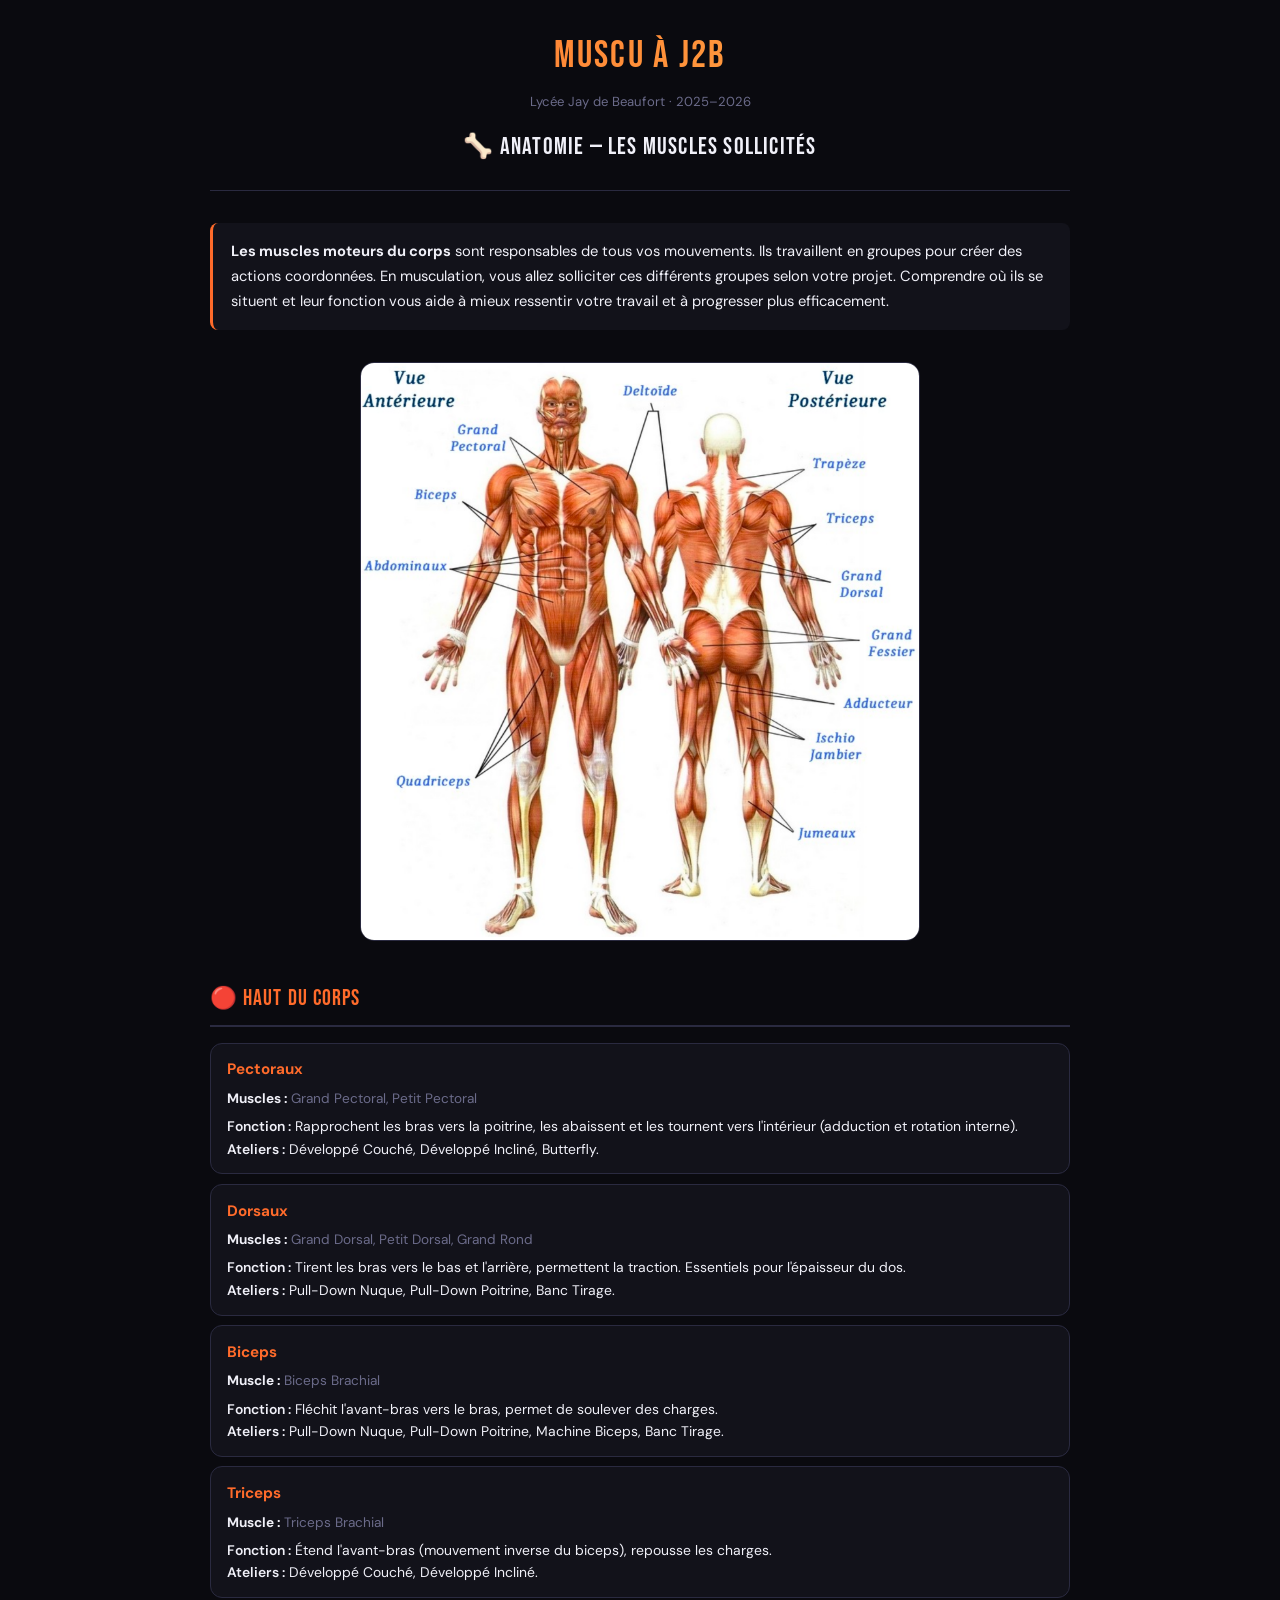
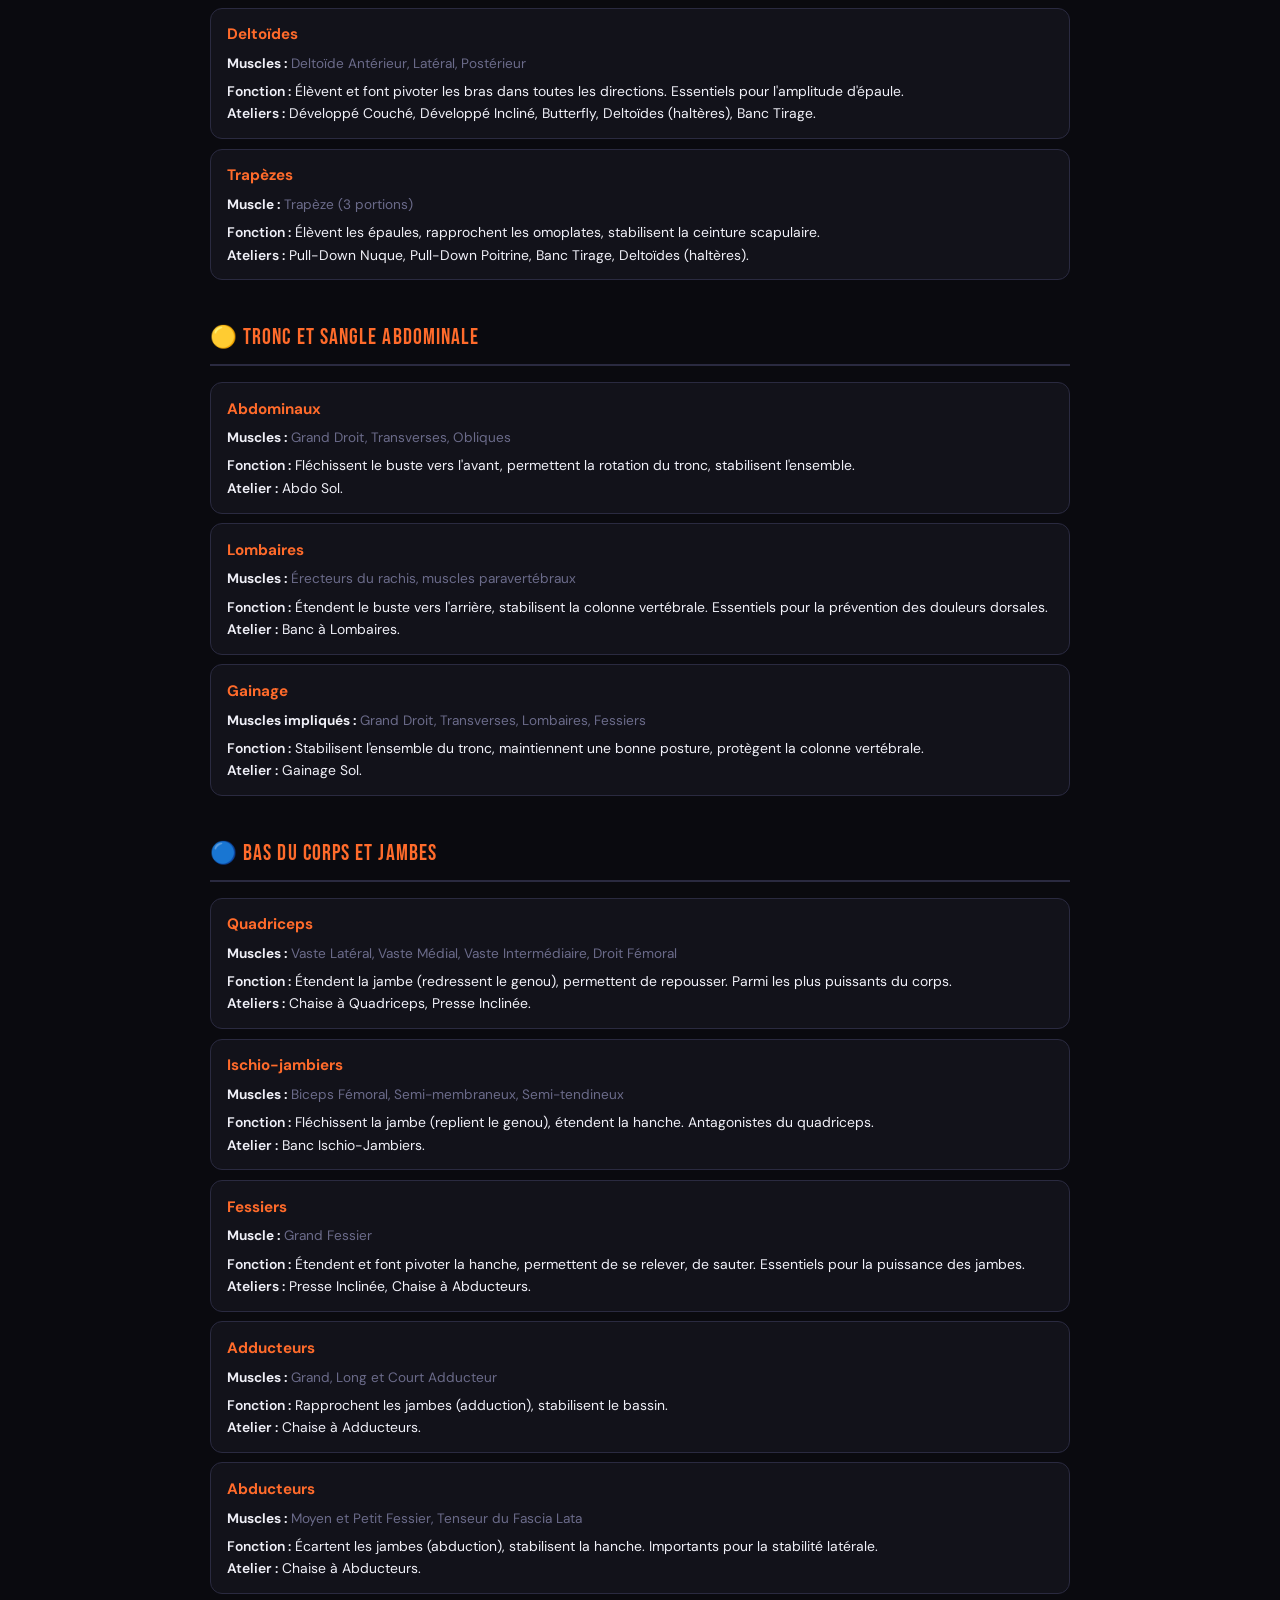
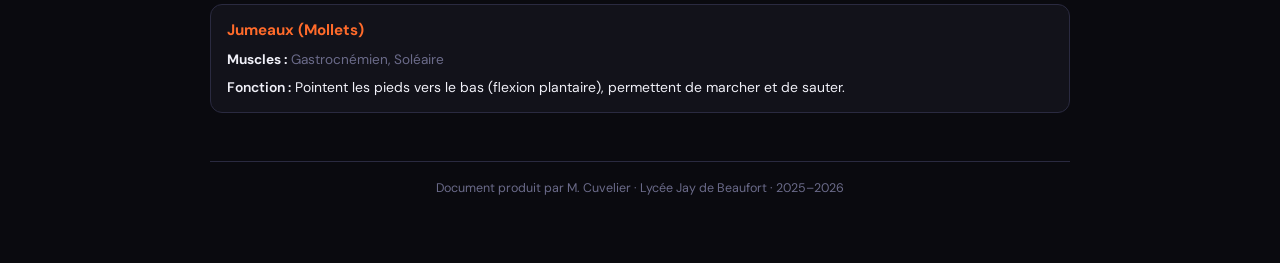
<file: anatomie.html>
<!DOCTYPE html>
<html lang="fr">
<head>
  <meta charset="UTF-8">
  <meta name="viewport" content="width=device-width, initial-scale=1.0">
  <title>Anatomie — Muscu à J2B</title>
  <link rel="preconnect" href="https://fonts.googleapis.com">
  <link rel="preconnect" href="https://fonts.gstatic.com" crossorigin>
  <link href="https://fonts.googleapis.com/css2?family=Bebas+Neue&family=DM+Sans:wght@400;500;600;700&display=swap" rel="stylesheet">
  <style>
    :root {
      --bg:      #0a0a0f;
      --s1:      #12121a;
      --s2:      #1a1a26;
      --border:  #2a2a40;
      --accent:  #ff6b2b;
      --accent2: #ffb347;
      --blue:    #3d8bff;
      --green:   #2ecc71;
      --text:    #f0f0f8;
      --muted:   #6b6b8a;
    }
    [data-theme="light"] {
      --bg:      #f2f2f7;
      --s1:      #ffffff;
      --s2:      #e8e8f0;
      --border:  #ccccde;
      --accent:  #e8581a;
      --accent2: #f0963a;
      --blue:    #2570e8;
      --green:   #1fa055;
      --text:    #1a1a2e;
      --muted:   #7070a0;
    }

    * { box-sizing: border-box; margin: 0; padding: 0; }

    body {
      background: var(--bg);
      color: var(--text);
      font-family: 'DM Sans', sans-serif;
      font-size: .93rem;
      line-height: 1.65;
      padding: 1.5rem 1rem 4rem;
      transition: background .2s, color .2s;
    }

    .page { max-width: 860px; margin: 0 auto; }

    /* ── En-tête ── */
    .doc-header {
      text-align: center;
      margin-bottom: 2rem;
      padding-bottom: 1.5rem;
      border-bottom: 1px solid var(--border);
    }
    .doc-header .logo {
      font-family: 'Bebas Neue', sans-serif;
      font-size: 2.4rem;
      letter-spacing: .06em;
      background: linear-gradient(135deg, var(--accent), var(--accent2));
      -webkit-background-clip: text;
      -webkit-text-fill-color: transparent;
      background-clip: text;
    }
    .doc-header .subtitle {
      font-size: .82rem;
      color: var(--muted);
      margin-top: .2rem;
    }
    .doc-header .doc-title {
      font-family: 'Bebas Neue', sans-serif;
      font-size: 1.5rem;
      letter-spacing: .05em;
      color: var(--text);
      margin-top: .9rem;
    }

    /* ── Barre d'outils ── */
    .toolbar {
      display: flex;
      gap: .6rem;
      margin-bottom: 1.75rem;
      align-items: center;
    }
    .btn-back {
      background: none;
      border: 1px solid var(--border);
      border-radius: 10px;
      color: var(--muted);
      font-family: 'DM Sans', sans-serif;
      font-size: .82rem;
      padding: .5rem .8rem;
      cursor: pointer;
      text-decoration: none;
      flex-shrink: 0;
      display: flex;
      align-items: center;
    }
    .btn-back:hover { border-color: var(--accent); color: var(--accent); }

    /* ── Intro ── */
    .intro-text {
      background: var(--s1);
      border-left: 3px solid var(--accent);
      border-radius: 8px;
      padding: 1rem 1.1rem;
      margin-bottom: 2rem;
      font-size: .92rem;
      line-height: 1.7;
      color: var(--text);
    }

    /* ── Image ── */
    .anatomie-image {
      width: 100%;
      max-width: 560px;
      margin: 0 auto 2.5rem;
      display: block;
      border-radius: 14px;
      border: 1px solid var(--border);
    }

    /* ── Sections ── */
    .anatomie-section { margin-bottom: 2.5rem; }

    .section-title {
      font-family: 'Bebas Neue', sans-serif;
      font-size: 1.35rem;
      letter-spacing: .05em;
      color: var(--accent);
      margin-bottom: 1rem;
      padding-bottom: .5rem;
      border-bottom: 2px solid var(--border);
      display: flex;
      align-items: center;
      gap: .5rem;
    }

    /* ── Groupes musculaires ── */
    .muscle-group {
      background: var(--s1);
      border: 1px solid var(--border);
      border-radius: 12px;
      padding: .85rem 1rem;
      margin-bottom: .6rem;
      transition: border-color .15s;
    }
    .muscle-group:hover { border-color: var(--accent); }

    .muscle-group-title {
      font-weight: 700;
      color: var(--accent);
      font-size: .95rem;
      margin-bottom: .35rem;
    }
    .muscle-group-muscles {
      font-size: .85rem;
      color: var(--muted);
      margin-bottom: .3rem;
    }
    .muscle-group-muscles strong { color: var(--text); }
    .muscle-group-function {
      font-size: .87rem;
      color: var(--text);
      line-height: 1.6;
    }
    .muscle-group-function strong { color: var(--text); font-weight: 600; }

    /* ── Footer ── */
    .doc-footer {
      text-align: center;
      color: var(--muted);
      font-size: .78rem;
      margin-top: 3rem;
      padding-top: 1rem;
      border-top: 1px solid var(--border);
    }
  </style>
</head>
<body>
<div class="page">

  <!-- En-tête -->
  <div class="doc-header">
    <div class="logo">Muscu à J2B</div>
    <div class="subtitle">Lycée Jay de Beaufort · 2025–2026</div>
    <div class="doc-title">🦴 Anatomie — Les muscles sollicités</div>
  </div>


  <!-- Intro -->
  <div class="intro-text">
    <strong>Les muscles moteurs du corps</strong> sont responsables de tous vos mouvements. Ils travaillent en groupes pour créer des actions coordonnées. En musculation, vous allez solliciter ces différents groupes selon votre projet. Comprendre où ils se situent et leur fonction vous aide à mieux ressentir votre travail et à progresser plus efficacement.
  </div>

  <!-- Schéma -->
  <img src="anatomie-muscles.png" alt="Anatomie musculaire — Vue antérieure et postérieure" class="anatomie-image">

  <!-- HAUT DU CORPS -->
  <div class="anatomie-section">
    <div class="section-title">🔴 Haut du corps</div>

    <div class="muscle-group">
      <div class="muscle-group-title">Pectoraux</div>
      <div class="muscle-group-muscles"><strong>Muscles :</strong> Grand Pectoral, Petit Pectoral</div>
      <div class="muscle-group-function"><strong>Fonction :</strong> Rapprochent les bras vers la poitrine, les abaissent et les tournent vers l'intérieur (adduction et rotation interne).<br><strong>Ateliers :</strong> Développé Couché, Développé Incliné, Butterfly.</div>
    </div>

    <div class="muscle-group">
      <div class="muscle-group-title">Dorsaux</div>
      <div class="muscle-group-muscles"><strong>Muscles :</strong> Grand Dorsal, Petit Dorsal, Grand Rond</div>
      <div class="muscle-group-function"><strong>Fonction :</strong> Tirent les bras vers le bas et l'arrière, permettent la traction. Essentiels pour l'épaisseur du dos.<br><strong>Ateliers :</strong> Pull-Down Nuque, Pull-Down Poitrine, Banc Tirage.</div>
    </div>

    <div class="muscle-group">
      <div class="muscle-group-title">Biceps</div>
      <div class="muscle-group-muscles"><strong>Muscle :</strong> Biceps Brachial</div>
      <div class="muscle-group-function"><strong>Fonction :</strong> Fléchit l'avant-bras vers le bras, permet de soulever des charges.<br><strong>Ateliers :</strong> Pull-Down Nuque, Pull-Down Poitrine, Machine Biceps, Banc Tirage.</div>
    </div>

    <div class="muscle-group">
      <div class="muscle-group-title">Triceps</div>
      <div class="muscle-group-muscles"><strong>Muscle :</strong> Triceps Brachial</div>
      <div class="muscle-group-function"><strong>Fonction :</strong> Étend l'avant-bras (mouvement inverse du biceps), repousse les charges.<br><strong>Ateliers :</strong> Développé Couché, Développé Incliné.</div>
    </div>

    <div class="muscle-group">
      <div class="muscle-group-title">Deltoïdes</div>
      <div class="muscle-group-muscles"><strong>Muscles :</strong> Deltoïde Antérieur, Latéral, Postérieur</div>
      <div class="muscle-group-function"><strong>Fonction :</strong> Élèvent et font pivoter les bras dans toutes les directions. Essentiels pour l'amplitude d'épaule.<br><strong>Ateliers :</strong> Développé Couché, Développé Incliné, Butterfly, Deltoïdes (haltères), Banc Tirage.</div>
    </div>

    <div class="muscle-group">
      <div class="muscle-group-title">Trapèzes</div>
      <div class="muscle-group-muscles"><strong>Muscle :</strong> Trapèze (3 portions)</div>
      <div class="muscle-group-function"><strong>Fonction :</strong> Élèvent les épaules, rapprochent les omoplates, stabilisent la ceinture scapulaire.<br><strong>Ateliers :</strong> Pull-Down Nuque, Pull-Down Poitrine, Banc Tirage, Deltoïdes (haltères).</div>
    </div>
  </div>

  <!-- TRONC -->
  <div class="anatomie-section">
    <div class="section-title">🟡 Tronc et sangle abdominale</div>

    <div class="muscle-group">
      <div class="muscle-group-title">Abdominaux</div>
      <div class="muscle-group-muscles"><strong>Muscles :</strong> Grand Droit, Transverses, Obliques</div>
      <div class="muscle-group-function"><strong>Fonction :</strong> Fléchissent le buste vers l'avant, permettent la rotation du tronc, stabilisent l'ensemble.<br><strong>Atelier :</strong> Abdo Sol.</div>
    </div>

    <div class="muscle-group">
      <div class="muscle-group-title">Lombaires</div>
      <div class="muscle-group-muscles"><strong>Muscles :</strong> Érecteurs du rachis, muscles paravertébraux</div>
      <div class="muscle-group-function"><strong>Fonction :</strong> Étendent le buste vers l'arrière, stabilisent la colonne vertébrale. Essentiels pour la prévention des douleurs dorsales.<br><strong>Atelier :</strong> Banc à Lombaires.</div>
    </div>

    <div class="muscle-group">
      <div class="muscle-group-title">Gainage</div>
      <div class="muscle-group-muscles"><strong>Muscles impliqués :</strong> Grand Droit, Transverses, Lombaires, Fessiers</div>
      <div class="muscle-group-function"><strong>Fonction :</strong> Stabilisent l'ensemble du tronc, maintiennent une bonne posture, protègent la colonne vertébrale.<br><strong>Atelier :</strong> Gainage Sol.</div>
    </div>
  </div>

  <!-- BAS DU CORPS -->
  <div class="anatomie-section">
    <div class="section-title">🔵 Bas du corps et jambes</div>

    <div class="muscle-group">
      <div class="muscle-group-title">Quadriceps</div>
      <div class="muscle-group-muscles"><strong>Muscles :</strong> Vaste Latéral, Vaste Médial, Vaste Intermédiaire, Droit Fémoral</div>
      <div class="muscle-group-function"><strong>Fonction :</strong> Étendent la jambe (redressent le genou), permettent de repousser. Parmi les plus puissants du corps.<br><strong>Ateliers :</strong> Chaise à Quadriceps, Presse Inclinée.</div>
    </div>

    <div class="muscle-group">
      <div class="muscle-group-title">Ischio-jambiers</div>
      <div class="muscle-group-muscles"><strong>Muscles :</strong> Biceps Fémoral, Semi-membraneux, Semi-tendineux</div>
      <div class="muscle-group-function"><strong>Fonction :</strong> Fléchissent la jambe (replient le genou), étendent la hanche. Antagonistes du quadriceps.<br><strong>Atelier :</strong> Banc Ischio-Jambiers.</div>
    </div>

    <div class="muscle-group">
      <div class="muscle-group-title">Fessiers</div>
      <div class="muscle-group-muscles"><strong>Muscle :</strong> Grand Fessier</div>
      <div class="muscle-group-function"><strong>Fonction :</strong> Étendent et font pivoter la hanche, permettent de se relever, de sauter. Essentiels pour la puissance des jambes.<br><strong>Ateliers :</strong> Presse Inclinée, Chaise à Abducteurs.</div>
    </div>

    <div class="muscle-group">
      <div class="muscle-group-title">Adducteurs</div>
      <div class="muscle-group-muscles"><strong>Muscles :</strong> Grand, Long et Court Adducteur</div>
      <div class="muscle-group-function"><strong>Fonction :</strong> Rapprochent les jambes (adduction), stabilisent le bassin.<br><strong>Atelier :</strong> Chaise à Adducteurs.</div>
    </div>

    <div class="muscle-group">
      <div class="muscle-group-title">Abducteurs</div>
      <div class="muscle-group-muscles"><strong>Muscles :</strong> Moyen et Petit Fessier, Tenseur du Fascia Lata</div>
      <div class="muscle-group-function"><strong>Fonction :</strong> Écartent les jambes (abduction), stabilisent la hanche. Importants pour la stabilité latérale.<br><strong>Atelier :</strong> Chaise à Abducteurs.</div>
    </div>

    <div class="muscle-group">
      <div class="muscle-group-title">Jumeaux (Mollets)</div>
      <div class="muscle-group-muscles"><strong>Muscles :</strong> Gastrocnémien, Soléaire</div>
      <div class="muscle-group-function"><strong>Fonction :</strong> Pointent les pieds vers le bas (flexion plantaire), permettent de marcher et de sauter.</div>
    </div>
  </div>

  <div class="doc-footer">Document produit par M. Cuvelier · Lycée Jay de Beaufort · 2025–2026</div>

</div>
<script>
  document.documentElement.dataset.theme = localStorage.getItem('muscu_theme') || 'dark';
</script>
</body>
</html>
</file>
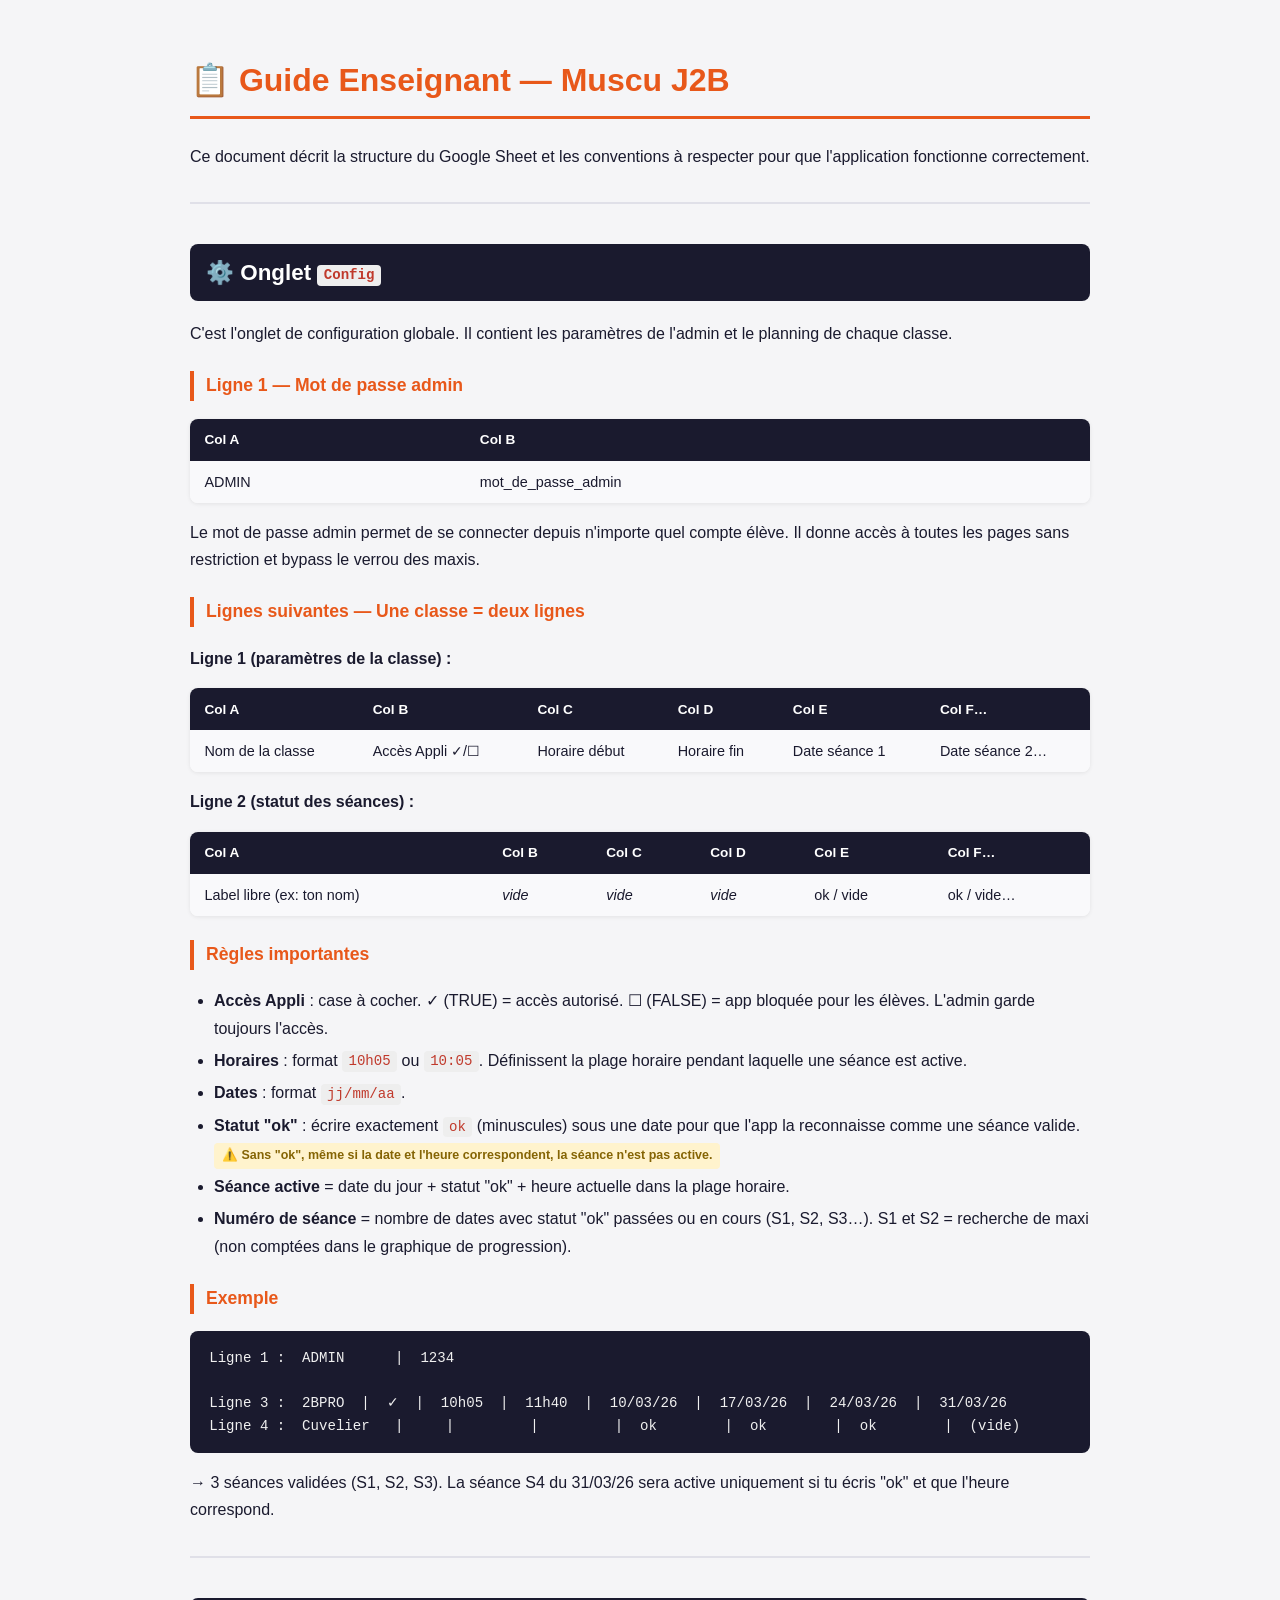
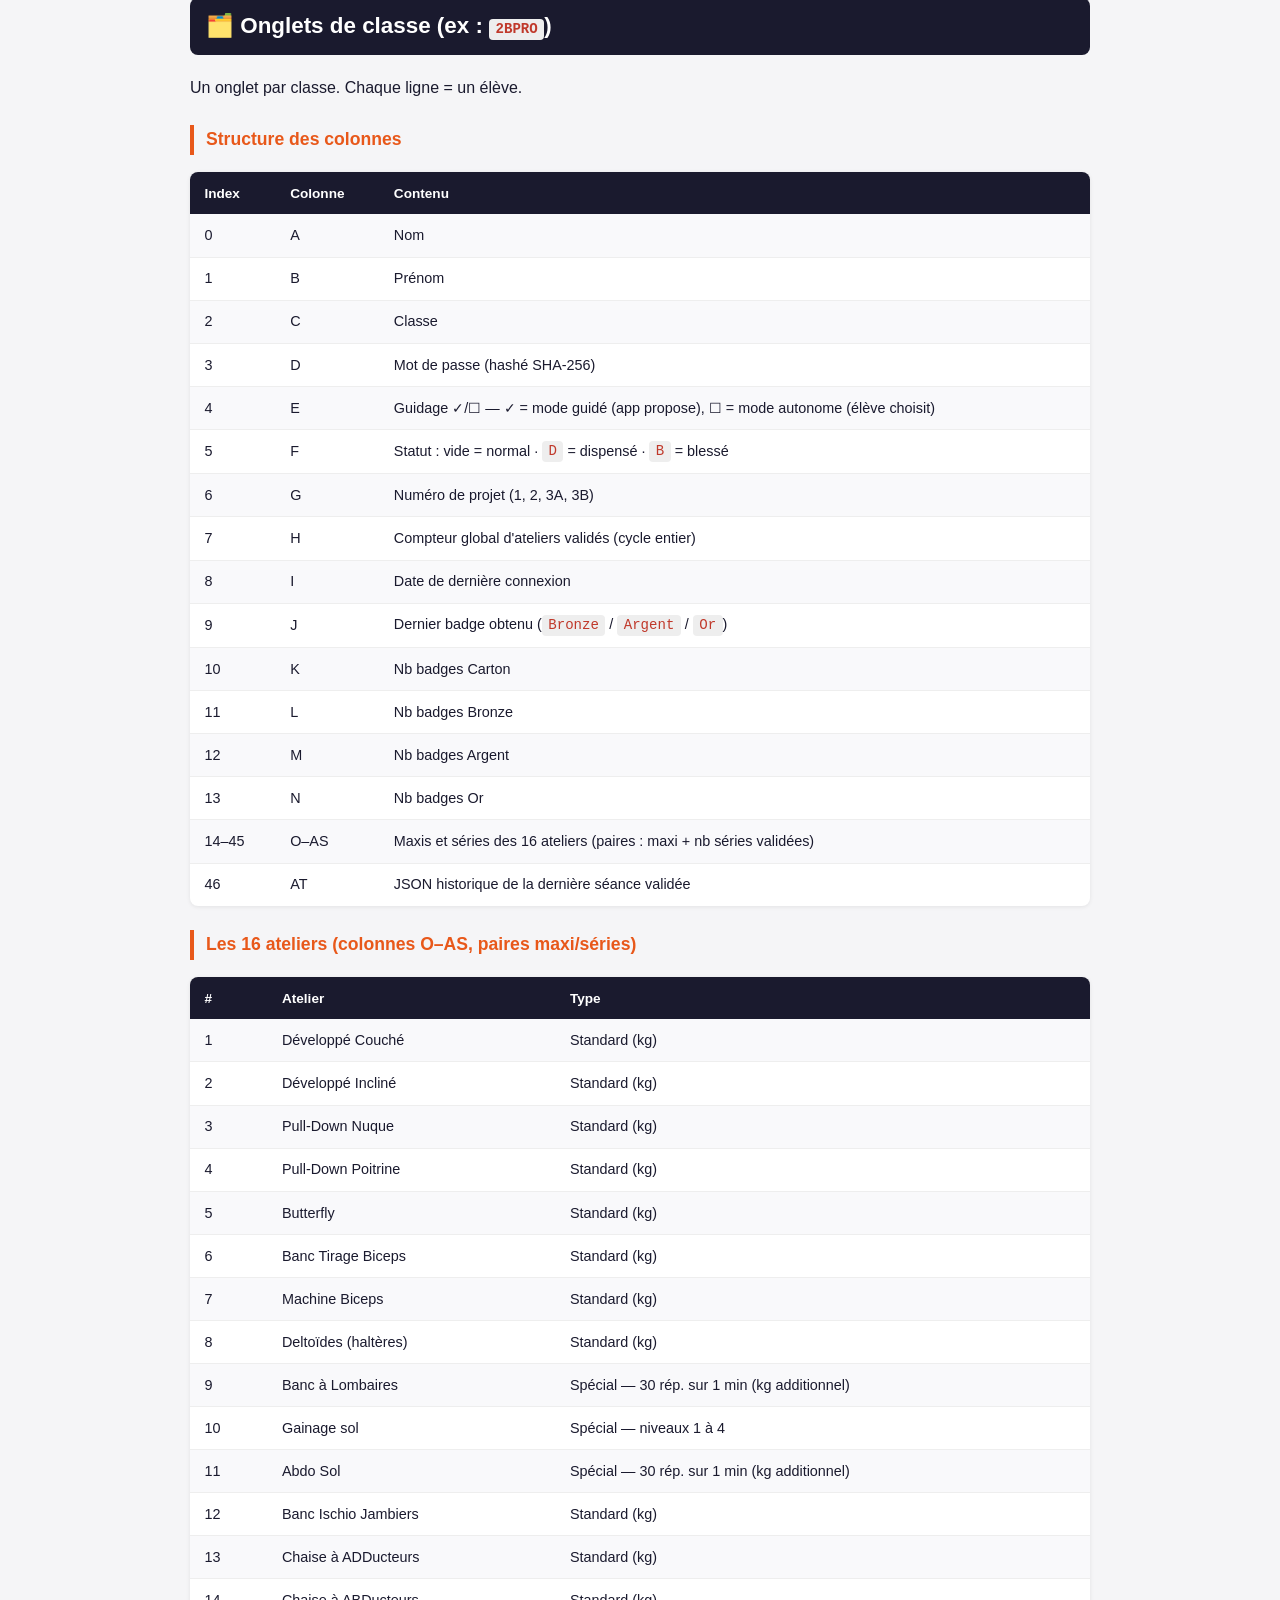
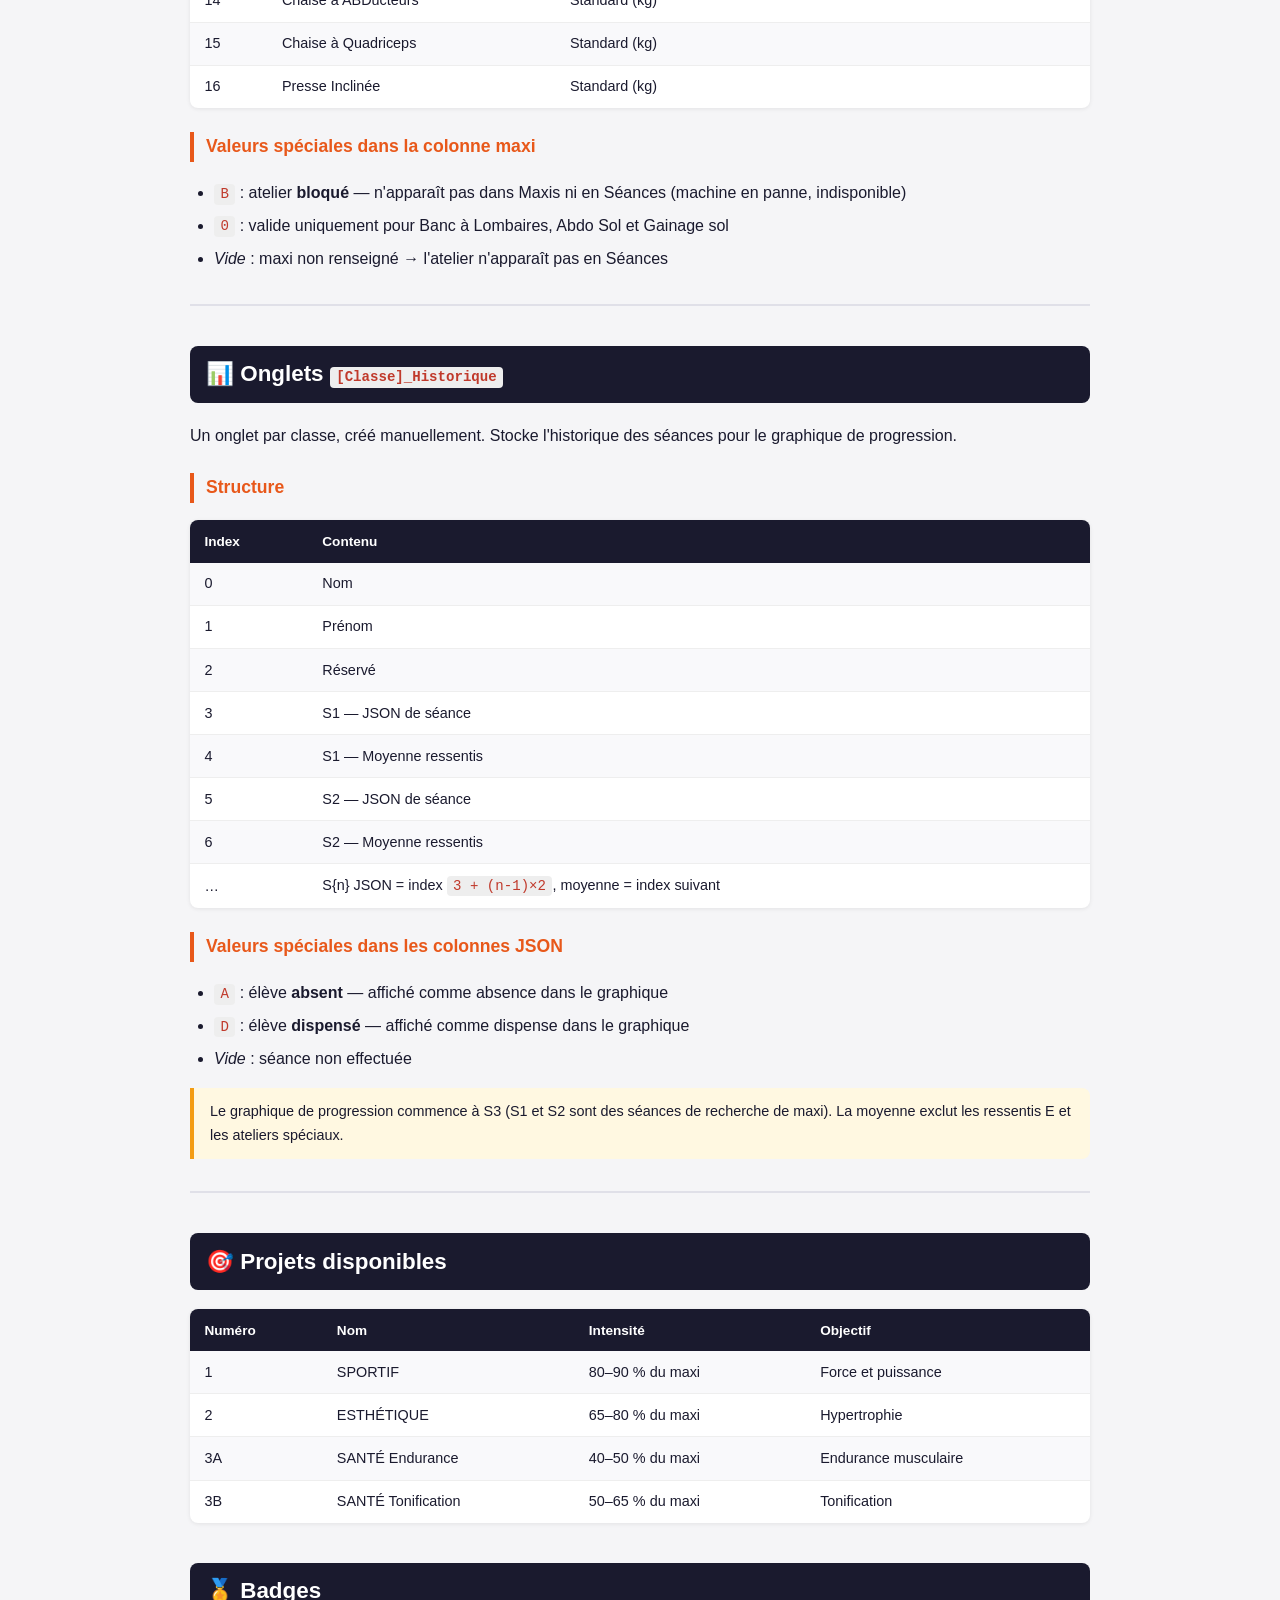
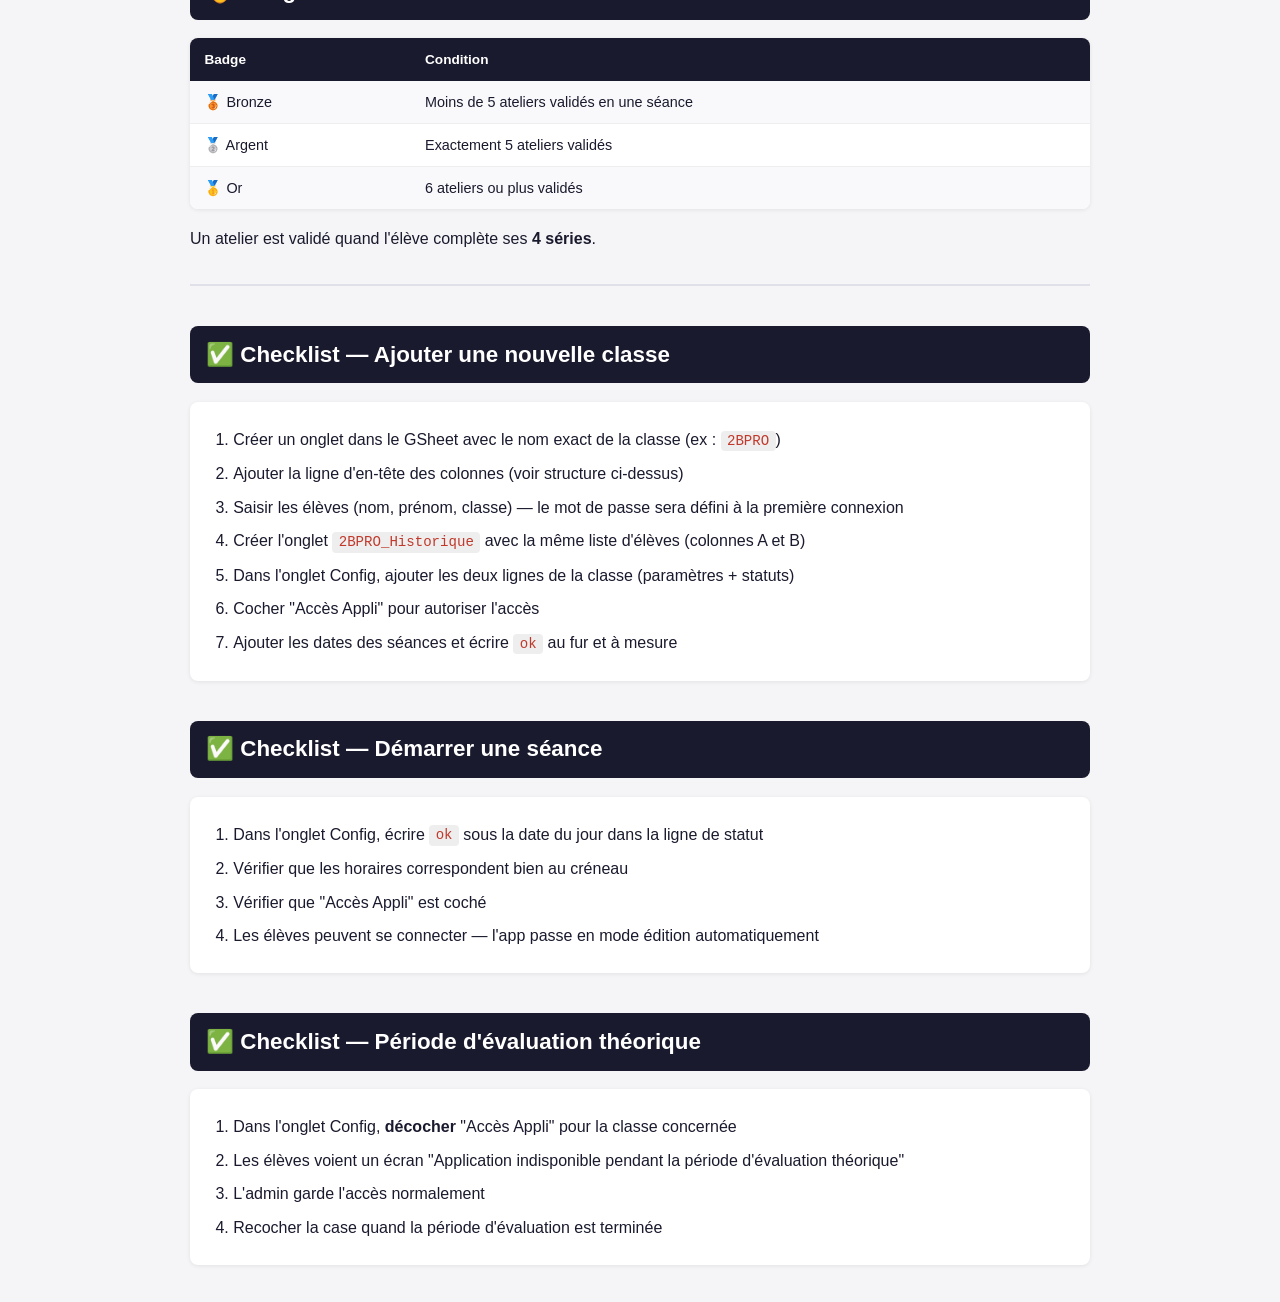
<file: guide_enseignant.html>
<!DOCTYPE html>
<html lang="fr">
<head>
<meta charset="UTF-8">
<meta name="viewport" content="width=device-width, initial-scale=1.0">
<title>Guide Enseignant — Muscu J2B</title>
<style>
  body { font-family: -apple-system, BlinkMacSystemFont, 'Segoe UI', sans-serif; max-width: 900px; margin: 0 auto; padding: 2rem 1.5rem; background: #f5f5f7; color: #1a1a2e; line-height: 1.7; }
  h1 { font-size: 2rem; color: #e8581a; border-bottom: 3px solid #e8581a; padding-bottom: .5rem; margin-bottom: 1.5rem; }
  h2 { font-size: 1.4rem; color: #fff; background: #1a1a2e; padding: .6rem 1rem; border-radius: 8px; margin-top: 2.5rem; }
  h3 { font-size: 1.1rem; color: #e8581a; margin-top: 1.5rem; border-left: 4px solid #e8581a; padding-left: .75rem; }
  table { width: 100%; border-collapse: collapse; margin: 1rem 0; background: #fff; border-radius: 8px; overflow: hidden; box-shadow: 0 1px 4px rgba(0,0,0,.08); }
  th { background: #1a1a2e; color: #fff; padding: .6rem .9rem; text-align: left; font-size: .85rem; }
  td { padding: .55rem .9rem; border-bottom: 1px solid #eee; font-size: .9rem; }
  tr:last-child td { border-bottom: none; }
  tr:nth-child(even) td { background: #f9f9fb; }
  code { background: #eee; padding: .15rem .4rem; border-radius: 4px; font-family: monospace; font-size: .88rem; color: #c0392b; }
  pre { background: #1a1a2e; color: #f0f0f0; padding: 1rem 1.2rem; border-radius: 8px; overflow-x: auto; font-size: .88rem; line-height: 1.6; margin: 1rem 0; }
  .checklist { background: #fff; border-radius: 8px; padding: 1rem 1.2rem; box-shadow: 0 1px 4px rgba(0,0,0,.08); margin: 1rem 0; }
  .checklist li { margin: .4rem 0; }
  .tag { display: inline-block; padding: .15rem .5rem; border-radius: 4px; font-size: .78rem; font-weight: 700; margin-right: .3rem; }
  .tag-ok { background: #d4f5e2; color: #1a7a40; }
  .tag-warn { background: #fff3cd; color: #856404; }
  .tag-info { background: #cce5ff; color: #004085; }
  .note { background: #fff8e1; border-left: 4px solid #f39c12; padding: .7rem 1rem; border-radius: 0 8px 8px 0; margin: 1rem 0; font-size: .9rem; }
  ul, ol { padding-left: 1.5rem; margin: .5rem 0; }
  li { margin: .3rem 0; }
  p { margin: .7rem 0; }
  hr { border: none; border-top: 2px solid #e0e0e8; margin: 2rem 0; }
</style>
</head>
<body>

<h1>📋 Guide Enseignant — Muscu J2B</h1>
<p>Ce document décrit la structure du Google Sheet et les conventions à respecter pour que l'application fonctionne correctement.</p>

<hr>

<h2>⚙️ Onglet <code>Config</code></h2>
<p>C'est l'onglet de configuration globale. Il contient les paramètres de l'admin et le planning de chaque classe.</p>

<h3>Ligne 1 — Mot de passe admin</h3>
<table>
  <tr><th>Col A</th><th>Col B</th></tr>
  <tr><td>ADMIN</td><td>mot_de_passe_admin</td></tr>
</table>
<p>Le mot de passe admin permet de se connecter depuis n'importe quel compte élève. Il donne accès à toutes les pages sans restriction et bypass le verrou des maxis.</p>

<h3>Lignes suivantes — Une classe = deux lignes</h3>
<p><strong>Ligne 1 (paramètres de la classe) :</strong></p>
<table>
  <tr><th>Col A</th><th>Col B</th><th>Col C</th><th>Col D</th><th>Col E</th><th>Col F…</th></tr>
  <tr><td>Nom de la classe</td><td>Accès Appli ✓/☐</td><td>Horaire début</td><td>Horaire fin</td><td>Date séance 1</td><td>Date séance 2…</td></tr>
</table>
<p><strong>Ligne 2 (statut des séances) :</strong></p>
<table>
  <tr><th>Col A</th><th>Col B</th><th>Col C</th><th>Col D</th><th>Col E</th><th>Col F…</th></tr>
  <tr><td>Label libre (ex: ton nom)</td><td><em>vide</em></td><td><em>vide</em></td><td><em>vide</em></td><td>ok / vide</td><td>ok / vide…</td></tr>
</table>

<h3>Règles importantes</h3>
<ul>
  <li><strong>Accès Appli</strong> : case à cocher. ✓ (TRUE) = accès autorisé. ☐ (FALSE) = app bloquée pour les élèves. L'admin garde toujours l'accès.</li>
  <li><strong>Horaires</strong> : format <code>10h05</code> ou <code>10:05</code>. Définissent la plage horaire pendant laquelle une séance est active.</li>
  <li><strong>Dates</strong> : format <code>jj/mm/aa</code>.</li>
  <li><strong>Statut "ok"</strong> : écrire exactement <code>ok</code> (minuscules) sous une date pour que l'app la reconnaisse comme une séance valide. <span class="tag tag-warn">⚠️ Sans "ok", même si la date et l'heure correspondent, la séance n'est pas active.</span></li>
  <li><strong>Séance active</strong> = date du jour + statut "ok" + heure actuelle dans la plage horaire.</li>
  <li><strong>Numéro de séance</strong> = nombre de dates avec statut "ok" passées ou en cours (S1, S2, S3…). S1 et S2 = recherche de maxi (non comptées dans le graphique de progression).</li>
</ul>

<h3>Exemple</h3>
<pre>Ligne 1 :  ADMIN      |  1234

Ligne 3 :  2BPRO  |  ✓  |  10h05  |  11h40  |  10/03/26  |  17/03/26  |  24/03/26  |  31/03/26
Ligne 4 :  Cuvelier   |     |         |         |  ok        |  ok        |  ok        |  (vide)</pre>
<p>→ 3 séances validées (S1, S2, S3). La séance S4 du 31/03/26 sera active uniquement si tu écris "ok" et que l'heure correspond.</p>

<hr>

<h2>🗂️ Onglets de classe (ex : <code>2BPRO</code>)</h2>
<p>Un onglet par classe. Chaque ligne = un élève.</p>

<h3>Structure des colonnes</h3>
<table>
  <tr><th>Index</th><th>Colonne</th><th>Contenu</th></tr>
  <tr><td>0</td><td>A</td><td>Nom</td></tr>
  <tr><td>1</td><td>B</td><td>Prénom</td></tr>
  <tr><td>2</td><td>C</td><td>Classe</td></tr>
  <tr><td>3</td><td>D</td><td>Mot de passe (hashé SHA-256)</td></tr>
  <tr><td>4</td><td>E</td><td>Guidage ✓/☐ — ✓ = mode guidé (app propose), ☐ = mode autonome (élève choisit)</td></tr>
  <tr><td>5</td><td>F</td><td>Statut : vide = normal · <code>D</code> = dispensé · <code>B</code> = blessé</td></tr>
  <tr><td>6</td><td>G</td><td>Numéro de projet (1, 2, 3A, 3B)</td></tr>
  <tr><td>7</td><td>H</td><td>Compteur global d'ateliers validés (cycle entier)</td></tr>
  <tr><td>8</td><td>I</td><td>Date de dernière connexion</td></tr>
  <tr><td>9</td><td>J</td><td>Dernier badge obtenu (<code>Bronze</code> / <code>Argent</code> / <code>Or</code>)</td></tr>
  <tr><td>10</td><td>K</td><td>Nb badges Carton</td></tr>
  <tr><td>11</td><td>L</td><td>Nb badges Bronze</td></tr>
  <tr><td>12</td><td>M</td><td>Nb badges Argent</td></tr>
  <tr><td>13</td><td>N</td><td>Nb badges Or</td></tr>
  <tr><td>14–45</td><td>O–AS</td><td>Maxis et séries des 16 ateliers (paires : maxi + nb séries validées)</td></tr>
  <tr><td>46</td><td>AT</td><td>JSON historique de la dernière séance validée</td></tr>
</table>

<h3>Les 16 ateliers (colonnes O–AS, paires maxi/séries)</h3>
<table>
  <tr><th>#</th><th>Atelier</th><th>Type</th></tr>
  <tr><td>1</td><td>Développé Couché</td><td>Standard (kg)</td></tr>
  <tr><td>2</td><td>Développé Incliné</td><td>Standard (kg)</td></tr>
  <tr><td>3</td><td>Pull-Down Nuque</td><td>Standard (kg)</td></tr>
  <tr><td>4</td><td>Pull-Down Poitrine</td><td>Standard (kg)</td></tr>
  <tr><td>5</td><td>Butterfly</td><td>Standard (kg)</td></tr>
  <tr><td>6</td><td>Banc Tirage Biceps</td><td>Standard (kg)</td></tr>
  <tr><td>7</td><td>Machine Biceps</td><td>Standard (kg)</td></tr>
  <tr><td>8</td><td>Deltoïdes (haltères)</td><td>Standard (kg)</td></tr>
  <tr><td>9</td><td>Banc à Lombaires</td><td>Spécial — 30 rép. sur 1 min (kg additionnel)</td></tr>
  <tr><td>10</td><td>Gainage sol</td><td>Spécial — niveaux 1 à 4</td></tr>
  <tr><td>11</td><td>Abdo Sol</td><td>Spécial — 30 rép. sur 1 min (kg additionnel)</td></tr>
  <tr><td>12</td><td>Banc Ischio Jambiers</td><td>Standard (kg)</td></tr>
  <tr><td>13</td><td>Chaise à ADDucteurs</td><td>Standard (kg)</td></tr>
  <tr><td>14</td><td>Chaise à ABDucteurs</td><td>Standard (kg)</td></tr>
  <tr><td>15</td><td>Chaise à Quadriceps</td><td>Standard (kg)</td></tr>
  <tr><td>16</td><td>Presse Inclinée</td><td>Standard (kg)</td></tr>
</table>

<h3>Valeurs spéciales dans la colonne maxi</h3>
<ul>
  <li><code>B</code> : atelier <strong>bloqué</strong> — n'apparaît pas dans Maxis ni en Séances (machine en panne, indisponible)</li>
  <li><code>0</code> : valide uniquement pour Banc à Lombaires, Abdo Sol et Gainage sol</li>
  <li><em>Vide</em> : maxi non renseigné → l'atelier n'apparaît pas en Séances</li>
</ul>

<hr>

<h2>📊 Onglets <code>[Classe]_Historique</code></h2>
<p>Un onglet par classe, créé manuellement. Stocke l'historique des séances pour le graphique de progression.</p>

<h3>Structure</h3>
<table>
  <tr><th>Index</th><th>Contenu</th></tr>
  <tr><td>0</td><td>Nom</td></tr>
  <tr><td>1</td><td>Prénom</td></tr>
  <tr><td>2</td><td>Réservé</td></tr>
  <tr><td>3</td><td>S1 — JSON de séance</td></tr>
  <tr><td>4</td><td>S1 — Moyenne ressentis</td></tr>
  <tr><td>5</td><td>S2 — JSON de séance</td></tr>
  <tr><td>6</td><td>S2 — Moyenne ressentis</td></tr>
  <tr><td>…</td><td>S{n} JSON = index <code>3 + (n-1)×2</code>, moyenne = index suivant</td></tr>
</table>

<h3>Valeurs spéciales dans les colonnes JSON</h3>
<ul>
  <li><code>A</code> : élève <strong>absent</strong> — affiché comme absence dans le graphique</li>
  <li><code>D</code> : élève <strong>dispensé</strong> — affiché comme dispense dans le graphique</li>
  <li><em>Vide</em> : séance non effectuée</li>
</ul>

<div class="note">Le graphique de progression commence à S3 (S1 et S2 sont des séances de recherche de maxi). La moyenne exclut les ressentis E et les ateliers spéciaux.</div>

<hr>

<h2>🎯 Projets disponibles</h2>
<table>
  <tr><th>Numéro</th><th>Nom</th><th>Intensité</th><th>Objectif</th></tr>
  <tr><td>1</td><td>SPORTIF</td><td>80–90 % du maxi</td><td>Force et puissance</td></tr>
  <tr><td>2</td><td>ESTHÉTIQUE</td><td>65–80 % du maxi</td><td>Hypertrophie</td></tr>
  <tr><td>3A</td><td>SANTÉ Endurance</td><td>40–50 % du maxi</td><td>Endurance musculaire</td></tr>
  <tr><td>3B</td><td>SANTÉ Tonification</td><td>50–65 % du maxi</td><td>Tonification</td></tr>
</table>

<h2>🏅 Badges</h2>
<table>
  <tr><th>Badge</th><th>Condition</th></tr>
  <tr><td>🥉 Bronze</td><td>Moins de 5 ateliers validés en une séance</td></tr>
  <tr><td>🥈 Argent</td><td>Exactement 5 ateliers validés</td></tr>
  <tr><td>🥇 Or</td><td>6 ateliers ou plus validés</td></tr>
</table>
<p>Un atelier est validé quand l'élève complète ses <strong>4 séries</strong>.</p>

<hr>

<h2>✅ Checklist — Ajouter une nouvelle classe</h2>
<div class="checklist">
  <ol>
    <li>Créer un onglet dans le GSheet avec le nom exact de la classe (ex : <code>2BPRO</code>)</li>
    <li>Ajouter la ligne d'en-tête des colonnes (voir structure ci-dessus)</li>
    <li>Saisir les élèves (nom, prénom, classe) — le mot de passe sera défini à la première connexion</li>
    <li>Créer l'onglet <code>2BPRO_Historique</code> avec la même liste d'élèves (colonnes A et B)</li>
    <li>Dans l'onglet Config, ajouter les deux lignes de la classe (paramètres + statuts)</li>
    <li>Cocher "Accès Appli" pour autoriser l'accès</li>
    <li>Ajouter les dates des séances et écrire <code>ok</code> au fur et à mesure</li>
  </ol>
</div>

<h2>✅ Checklist — Démarrer une séance</h2>
<div class="checklist">
  <ol>
    <li>Dans l'onglet Config, écrire <code>ok</code> sous la date du jour dans la ligne de statut</li>
    <li>Vérifier que les horaires correspondent bien au créneau</li>
    <li>Vérifier que "Accès Appli" est coché</li>
    <li>Les élèves peuvent se connecter — l'app passe en mode édition automatiquement</li>
  </ol>
</div>

<h2>✅ Checklist — Période d'évaluation théorique</h2>
<div class="checklist">
  <ol>
    <li>Dans l'onglet Config, <strong>décocher</strong> "Accès Appli" pour la classe concernée</li>
    <li>Les élèves voient un écran "Application indisponible pendant la période d'évaluation théorique"</li>
    <li>L'admin garde l'accès normalement</li>
    <li>Recocher la case quand la période d'évaluation est terminée</li>
  </ol>
</div>

</body>
</html>
</file>
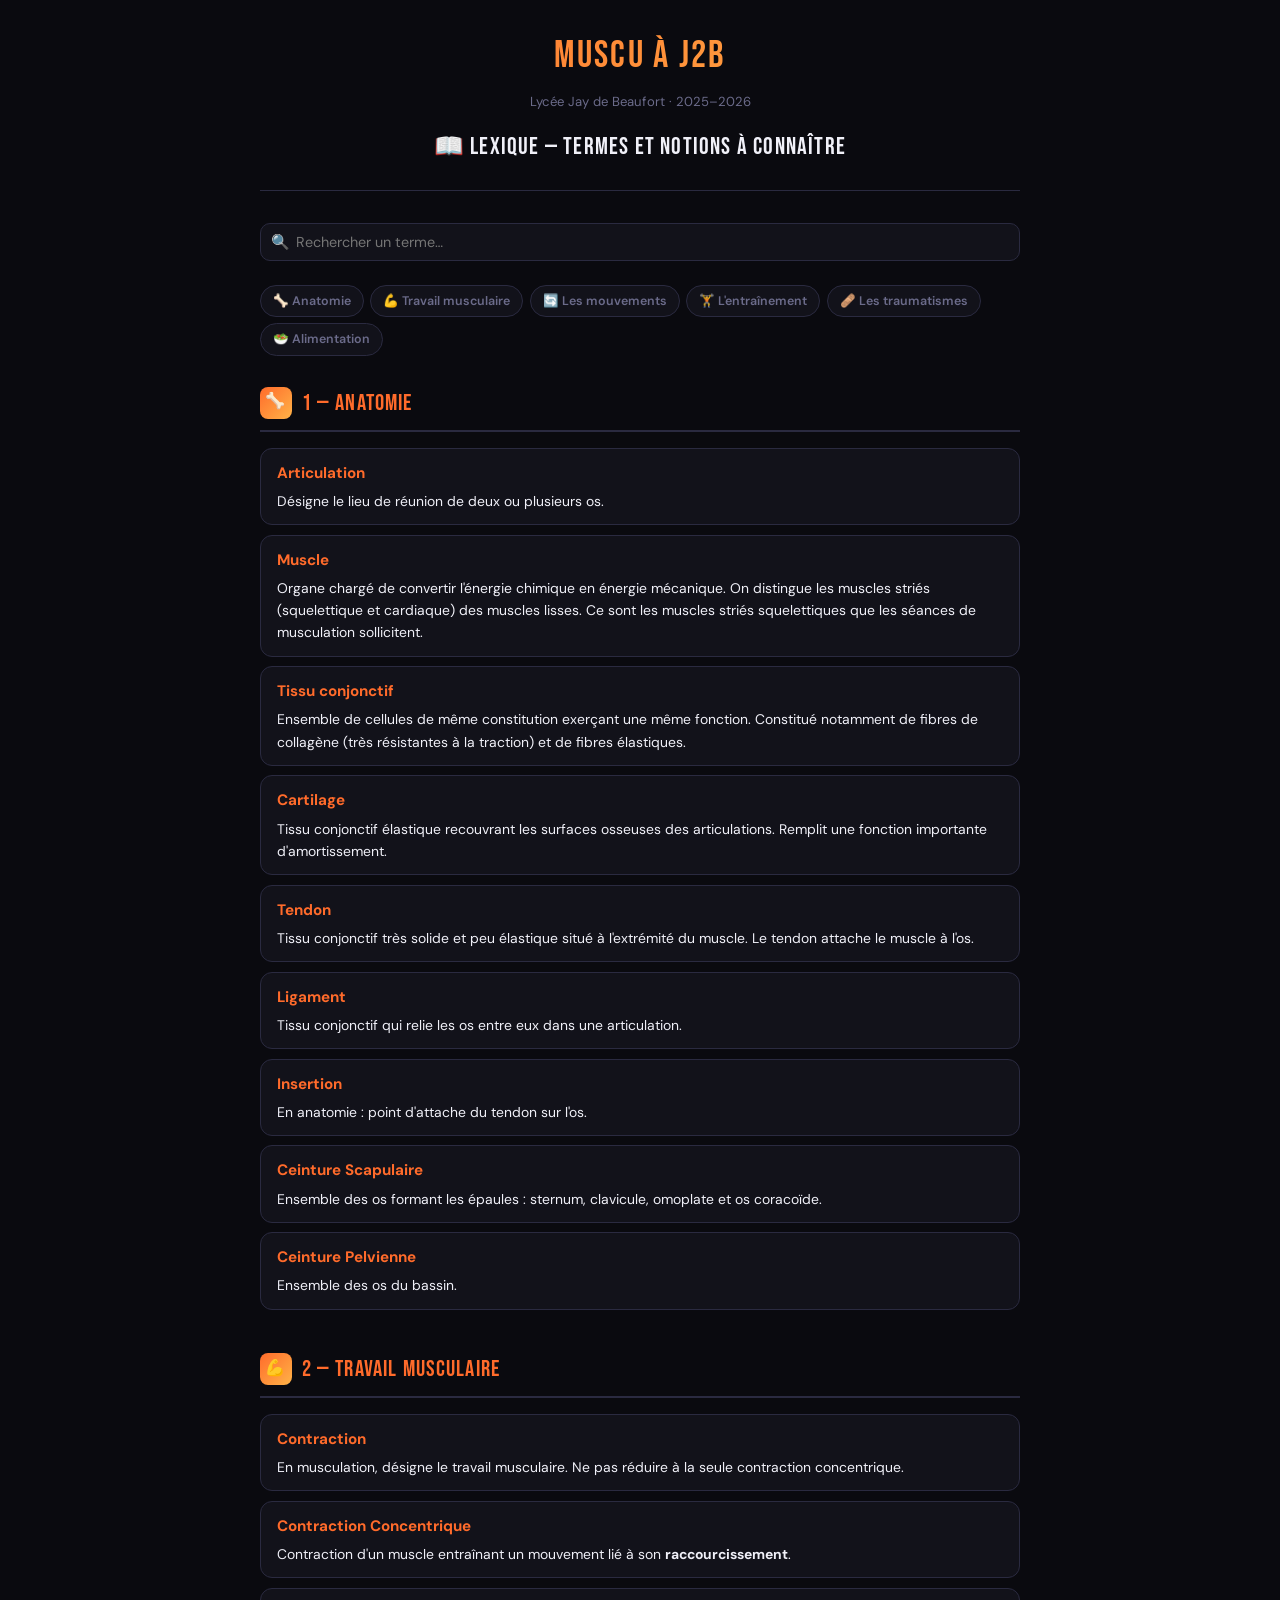
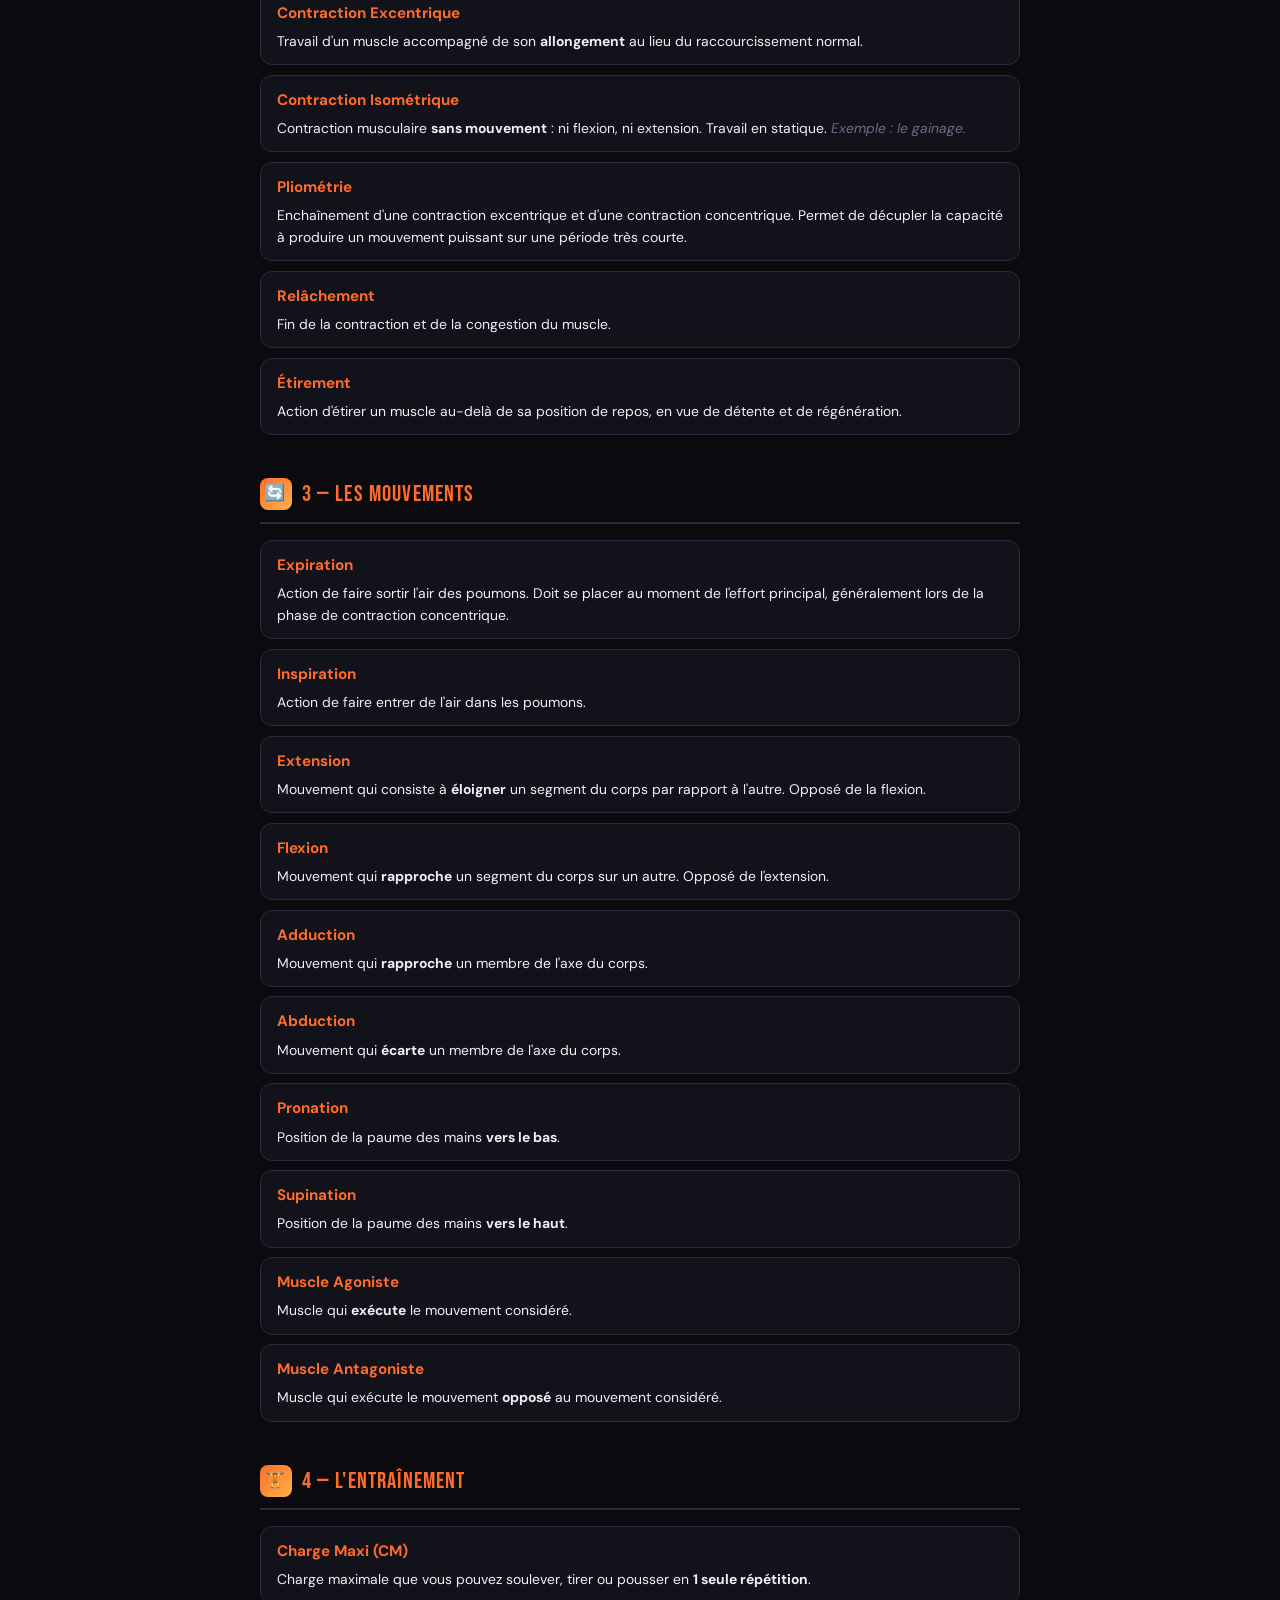
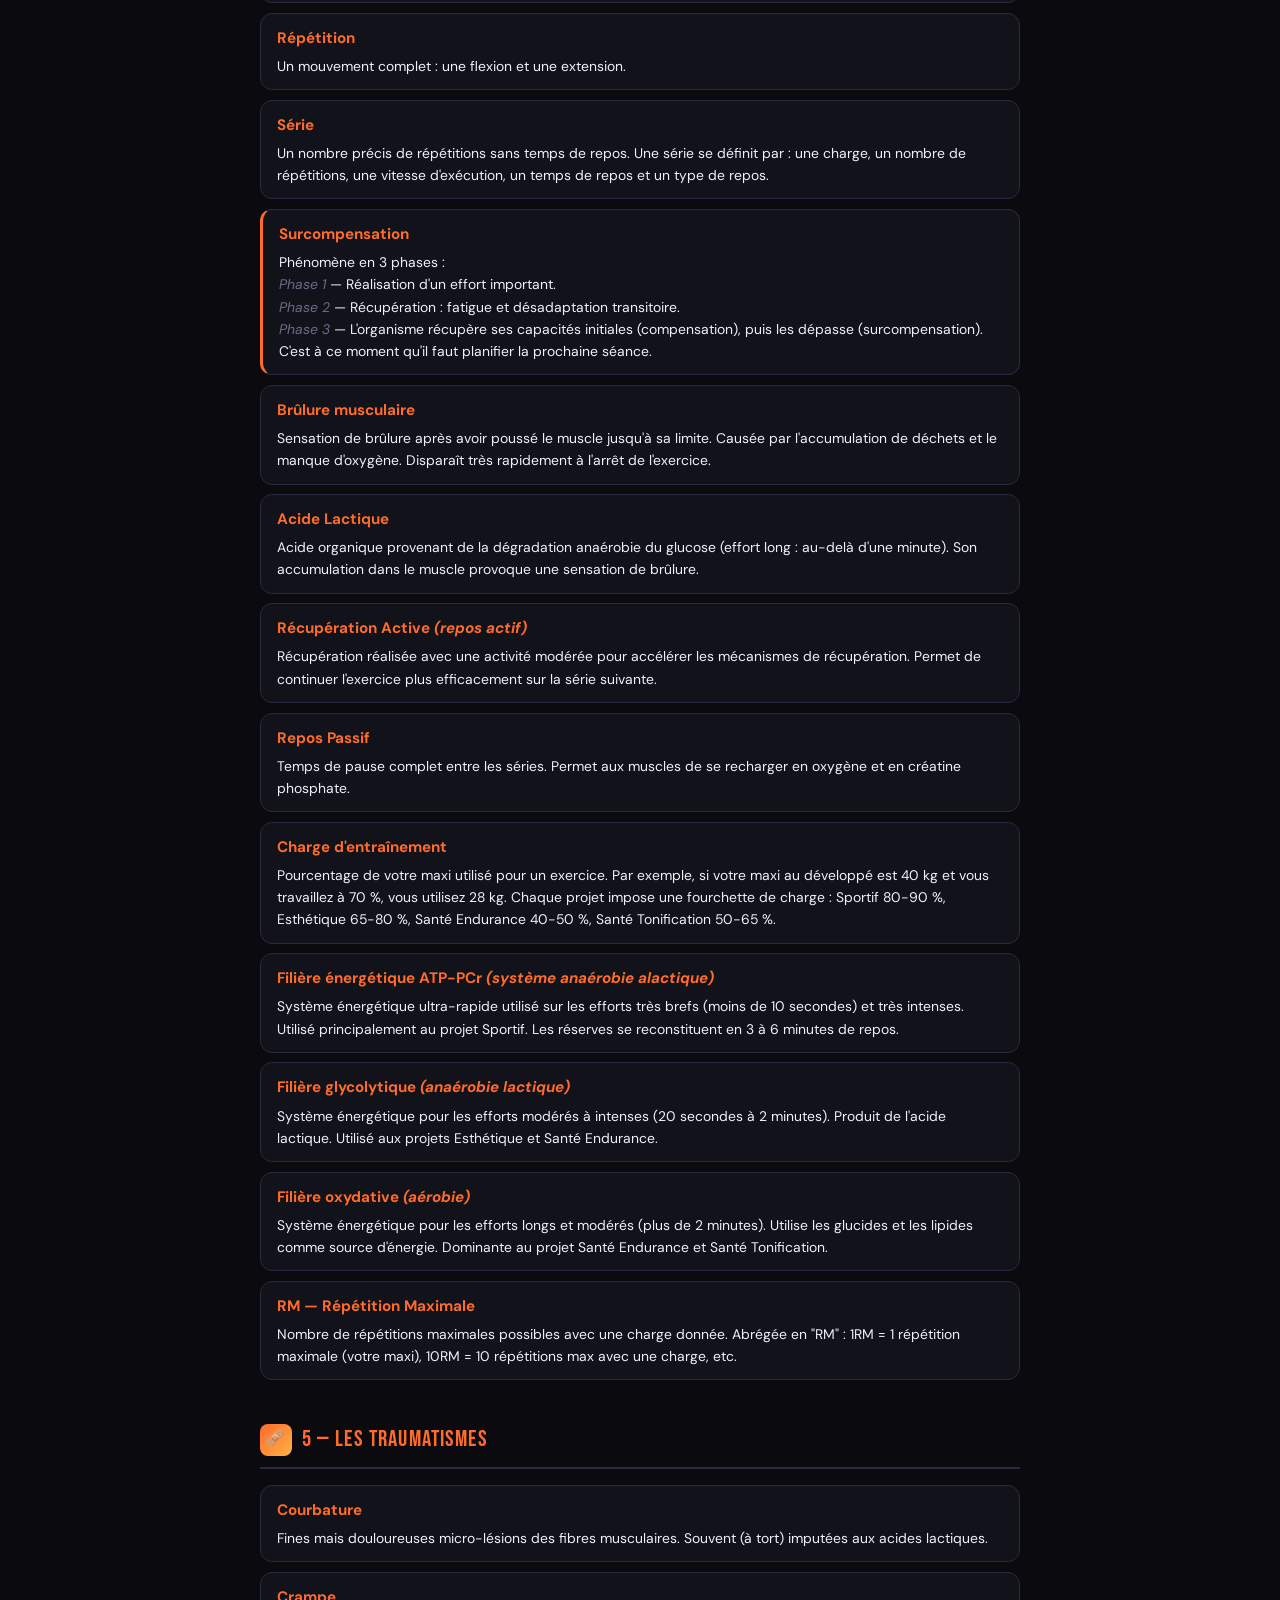
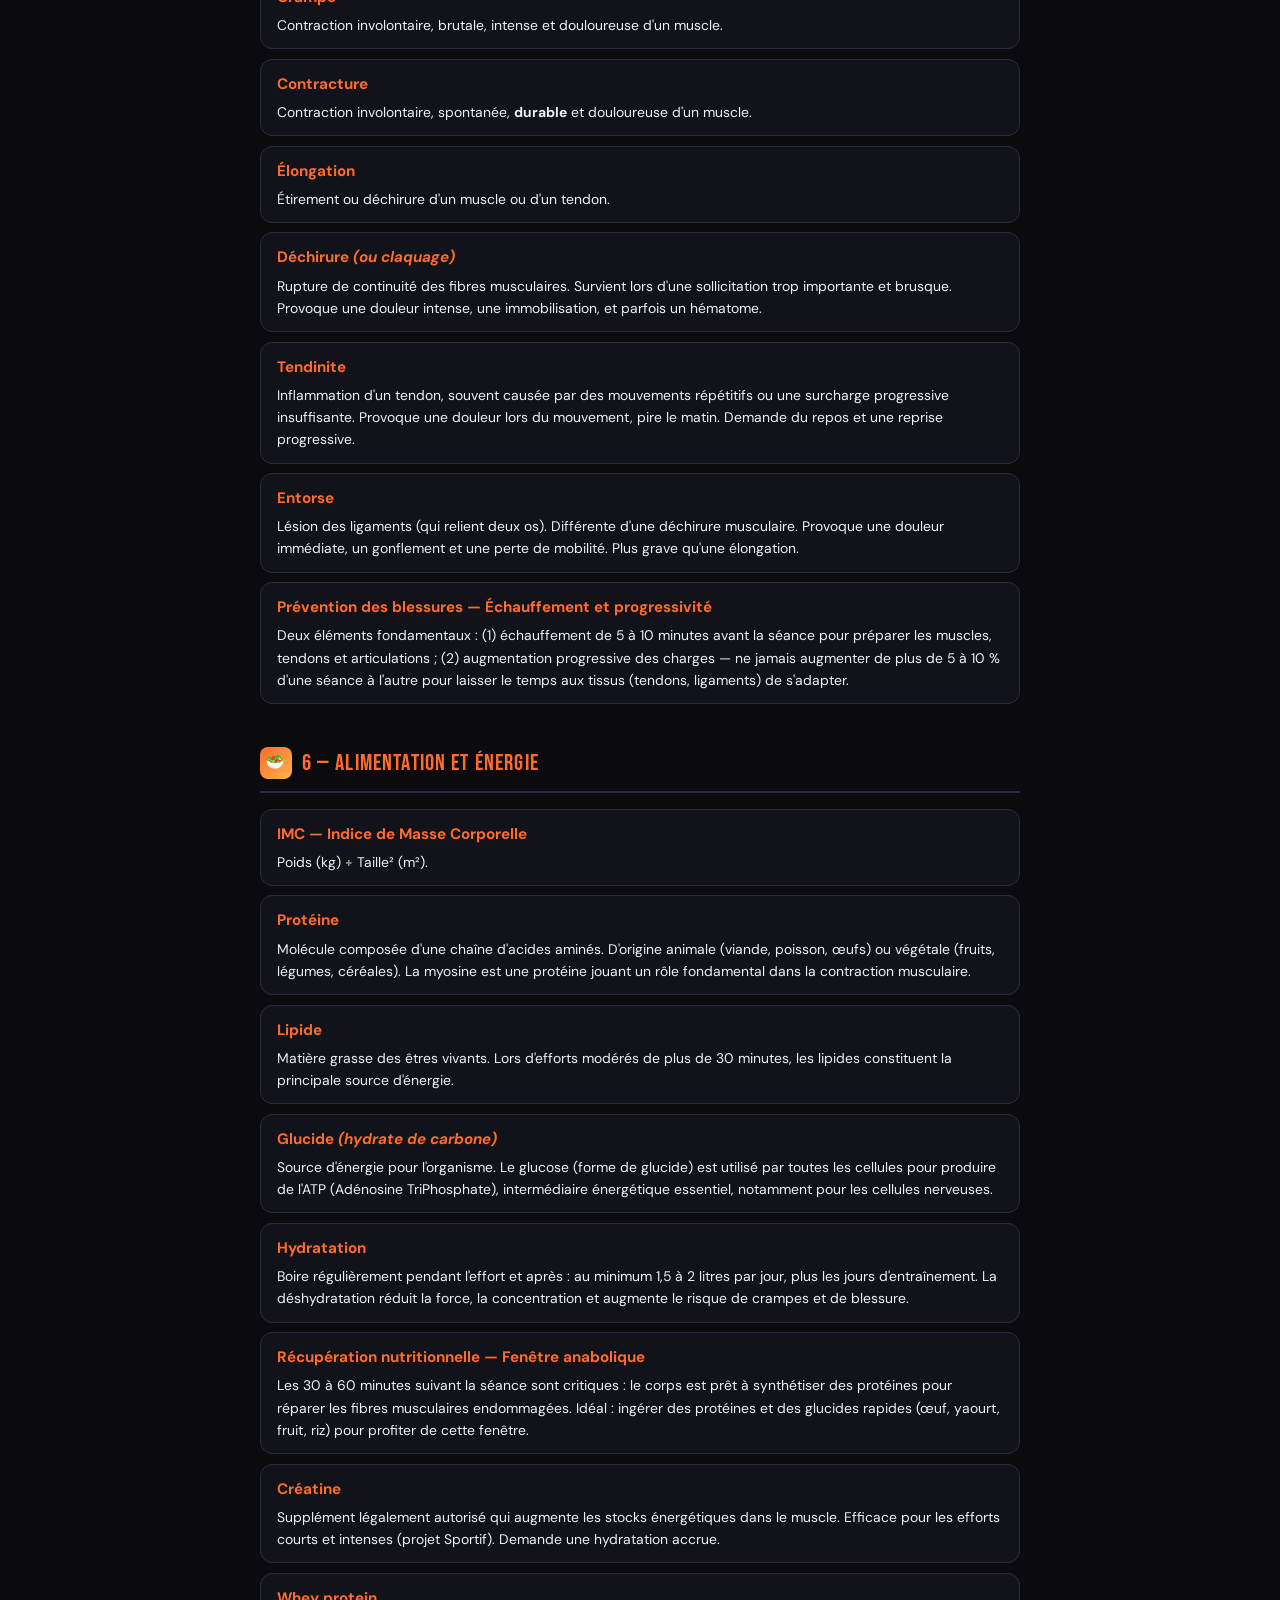
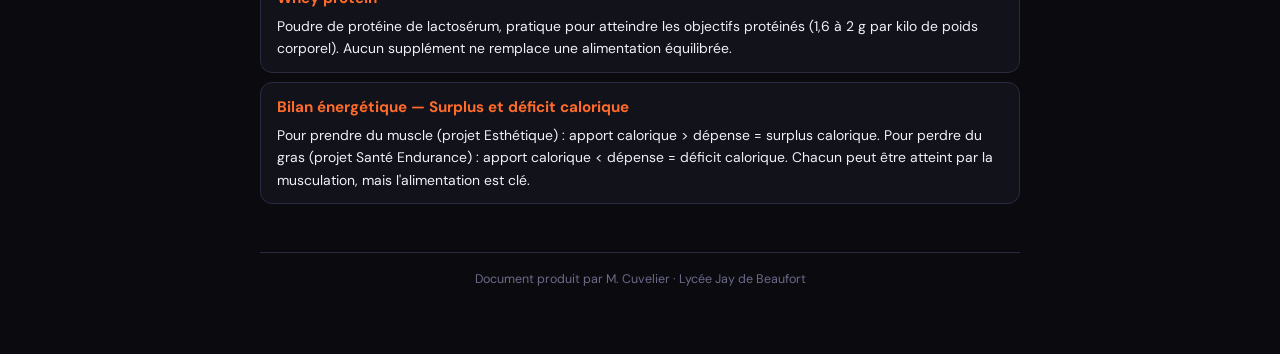
<file: lexique.html>
<!DOCTYPE html>
<html lang="fr">
<head>
  <meta charset="UTF-8">
  <meta name="viewport" content="width=device-width, initial-scale=1.0">
  <title>Lexique — Muscu à J2B</title>
  <link rel="preconnect" href="https://fonts.googleapis.com">
  <link rel="preconnect" href="https://fonts.gstatic.com" crossorigin>
  <link href="https://fonts.googleapis.com/css2?family=Bebas+Neue&family=DM+Sans:wght@400;500;600;700&display=swap" rel="stylesheet">
  <style>
    :root {
      --bg:      #0a0a0f;
      --s1:      #12121a;
      --s2:      #1a1a26;
      --border:  #2a2a40;
      --accent:  #ff6b2b;
      --accent2: #ffb347;
      --blue:    #3d8bff;
      --green:   #2ecc71;
      --text:    #f0f0f8;
      --muted:   #6b6b8a;
    }
    [data-theme="light"] {
      --bg:      #f2f2f7;
      --s1:      #ffffff;
      --s2:      #e8e8f0;
      --border:  #ccccde;
      --accent:  #e8581a;
      --accent2: #f0963a;
      --blue:    #2570e8;
      --green:   #1fa055;
      --text:    #1a1a2e;
      --muted:   #7070a0;
    }
 
    * { box-sizing: border-box; margin: 0; padding: 0; }
 
    body {
      background: var(--bg);
      color: var(--text);
      font-family: 'DM Sans', sans-serif;
      font-size: .93rem;
      line-height: 1.65;
      padding: 1.5rem 1rem 4rem;
      transition: background .2s, color .2s;
    }
 
    .page { max-width: 760px; margin: 0 auto; }
 
    /* ── En-tête ── */
    .doc-header {
      text-align: center;
      margin-bottom: 2rem;
      padding-bottom: 1.5rem;
      border-bottom: 1px solid var(--border);
    }
    .doc-header .logo {
      font-family: 'Bebas Neue', sans-serif;
      font-size: 2.4rem;
      letter-spacing: .06em;
      background: linear-gradient(135deg, var(--accent), var(--accent2));
      -webkit-background-clip: text;
      -webkit-text-fill-color: transparent;
      background-clip: text;
    }
    .doc-header .subtitle {
      font-size: .82rem;
      color: var(--muted);
      margin-top: .2rem;
    }
    .doc-header .doc-title {
      font-family: 'Bebas Neue', sans-serif;
      font-size: 1.5rem;
      letter-spacing: .05em;
      color: var(--text);
      margin-top: .9rem;
    }
 
    /* ── Barre d'outils ── */
    .toolbar {
      display: flex;
      gap: .6rem;
      margin-bottom: 1.5rem;
      align-items: center;
    }
    .search-wrap {
      flex: 1;
      position: relative;
    }
    .search-wrap input {
      width: 100%;
      background: var(--s1);
      border: 1px solid var(--border);
      border-radius: 10px;
      color: var(--text);
      font-family: 'DM Sans', sans-serif;
      font-size: .9rem;
      padding: .55rem .9rem .55rem 2.2rem;
      outline: none;
    }
    .search-wrap input::placeholder { color: var(--muted); }
    .search-wrap input:focus { border-color: var(--accent); }
    .search-icon {
      position: absolute;
      left: .7rem;
      top: 50%;
      transform: translateY(-50%);
      color: var(--muted);
      font-size: .9rem;
      pointer-events: none;
    }
    .btn-theme {
      background: var(--s1);
      border: 1px solid var(--border);
      border-radius: 10px;
      padding: .5rem .7rem;
      font-size: 1.1rem;
      cursor: pointer;
      line-height: 1;
      flex-shrink: 0;
    }
    .btn-back {
      background: none;
      border: 1px solid var(--border);
      border-radius: 10px;
      color: var(--muted);
      font-family: 'DM Sans', sans-serif;
      font-size: .82rem;
      padding: .5rem .8rem;
      cursor: pointer;
      text-decoration: none;
      flex-shrink: 0;
      display: flex;
      align-items: center;
      gap: .3rem;
    }
    .btn-back:hover { border-color: var(--accent); color: var(--accent); }
 
    /* ── Navigation sections ── */
    .nav-sections {
      display: flex;
      flex-wrap: wrap;
      gap: .4rem;
      margin-bottom: 1.75rem;
    }
    .nav-pill {
      background: var(--s1);
      border: 1px solid var(--border);
      border-radius: 20px;
      color: var(--muted);
      font-size: .78rem;
      font-weight: 600;
      padding: .3rem .75rem;
      cursor: pointer;
      text-decoration: none;
      transition: all .15s;
    }
    .nav-pill:hover { border-color: var(--accent); color: var(--accent); }
 
    /* ── Sections ── */
    .section { margin-bottom: 2.5rem; }
 
    .section-header {
      display: flex;
      align-items: center;
      gap: .6rem;
      font-family: 'Bebas Neue', sans-serif;
      font-size: 1.45rem;
      letter-spacing: .05em;
      color: var(--accent);
      margin-bottom: 1rem;
      padding-bottom: .5rem;
      border-bottom: 2px solid var(--border);
    }
    .section-icon {
      width: 32px; height: 32px;
      background: linear-gradient(135deg, var(--accent), var(--accent2));
      border-radius: 8px;
      display: flex; align-items: center; justify-content: center;
      font-size: 1rem;
      flex-shrink: 0;
    }
 
    /* ── Termes ── */
    .terme {
      background: var(--s1);
      border: 1px solid var(--border);
      border-radius: 12px;
      padding: .75rem 1rem;
      margin-bottom: .6rem;
      transition: border-color .15s;
    }
    .terme:hover { border-color: var(--accent); }
    .terme-nom {
      font-weight: 700;
      color: var(--accent);
      font-size: .95rem;
      margin-bottom: .25rem;
    }
    .terme-def {
      color: var(--text);
      font-size: .87rem;
      line-height: 1.6;
    }
    .terme-def em {
      color: var(--muted);
      font-style: italic;
    }
 
    /* ── Terme mis en avant (surcompensation) ── */
    .terme-highlight {
      border-left: 3px solid var(--accent);
    }
 
    /* ── Résultats vides ── */
    .no-results {
      text-align: center;
      color: var(--muted);
      padding: 2rem 0;
      display: none;
    }
 
    /* ── Footer ── */
    .doc-footer {
      text-align: center;
      color: var(--muted);
      font-size: .78rem;
      margin-top: 3rem;
      padding-top: 1rem;
      border-top: 1px solid var(--border);
    }
 
    /* ── Highlight recherche ── */
    mark {
      background: rgba(255, 107, 43, .3);
      color: inherit;
      border-radius: 3px;
      padding: 0 2px;
    }
    [data-theme="light"] mark { background: rgba(232, 88, 26, .2); }
  </style>
</head>
<body>
<div class="page">
 
  <!-- En-tête -->
  <div class="doc-header">
    <div class="logo">Muscu à J2B</div>
    <div class="subtitle">Lycée Jay de Beaufort · 2025–2026</div>
    <div class="doc-title">📖 Lexique — Termes et notions à connaître</div>
  </div>
 
  <!-- Barre de recherche -->
  <div style="position:relative;margin-bottom:1.5rem">
    <span style="position:absolute;left:.7rem;top:50%;transform:translateY(-50%);color:var(--muted);pointer-events:none">🔍</span>
    <input type="text" id="search" placeholder="Rechercher un terme…" oninput="filtrer(this.value)"
      style="width:100%;background:var(--s1);border:1px solid var(--border);border-radius:10px;color:var(--text);font-family:'DM Sans',sans-serif;font-size:.9rem;padding:.55rem .9rem .55rem 2.2rem;outline:none">
  </div>
 
  <!-- Navigation rapide -->
  <div class="nav-sections" id="nav-sections">
    <a href="#anatomie"      class="nav-pill">🦴 Anatomie</a>
    <a href="#musculaire"    class="nav-pill">💪 Travail musculaire</a>
    <a href="#mouvements"    class="nav-pill">🔄 Les mouvements</a>
    <a href="#entrainement"  class="nav-pill">🏋️ L'entraînement</a>
    <a href="#traumatismes"  class="nav-pill">🩹 Les traumatismes</a>
    <a href="#alimentation"  class="nav-pill">🥗 Alimentation</a>
  </div>
 
  <div class="no-results" id="no-results">Aucun terme ne correspond à votre recherche.</div>
 
  <!-- 1. Anatomie -->
  <div class="section" id="anatomie">
    <div class="section-header">
      <div class="section-icon">🦴</div>
      1 — Anatomie
    </div>
 
    <div class="terme" data-terme="Articulation">
      <div class="terme-nom">Articulation</div>
      <div class="terme-def">Désigne le lieu de réunion de deux ou plusieurs os.</div>
    </div>
 
    <div class="terme" data-terme="Muscle">
      <div class="terme-nom">Muscle</div>
      <div class="terme-def">Organe chargé de convertir l'énergie chimique en énergie mécanique. On distingue les muscles striés (squelettique et cardiaque) des muscles lisses. Ce sont les muscles striés squelettiques que les séances de musculation sollicitent.</div>
    </div>
 
    <div class="terme" data-terme="Tissu conjonctif">
      <div class="terme-nom">Tissu conjonctif</div>
      <div class="terme-def">Ensemble de cellules de même constitution exerçant une même fonction. Constitué notamment de fibres de collagène (très résistantes à la traction) et de fibres élastiques.</div>
    </div>
 
    <div class="terme" data-terme="Cartilage">
      <div class="terme-nom">Cartilage</div>
      <div class="terme-def">Tissu conjonctif élastique recouvrant les surfaces osseuses des articulations. Remplit une fonction importante d'amortissement.</div>
    </div>
 
    <div class="terme" data-terme="Tendon">
      <div class="terme-nom">Tendon</div>
      <div class="terme-def">Tissu conjonctif très solide et peu élastique situé à l'extrémité du muscle. Le tendon attache le muscle à l'os.</div>
    </div>
 
    <div class="terme" data-terme="Ligament">
      <div class="terme-nom">Ligament</div>
      <div class="terme-def">Tissu conjonctif qui relie les os entre eux dans une articulation.</div>
    </div>
 
    <div class="terme" data-terme="Insertion">
      <div class="terme-nom">Insertion</div>
      <div class="terme-def">En anatomie : point d'attache du tendon sur l'os.</div>
    </div>
 
    <div class="terme" data-terme="Ceinture Scapulaire">
      <div class="terme-nom">Ceinture Scapulaire</div>
      <div class="terme-def">Ensemble des os formant les épaules : sternum, clavicule, omoplate et os coracoïde.</div>
    </div>
 
    <div class="terme" data-terme="Ceinture Pelvienne">
      <div class="terme-nom">Ceinture Pelvienne</div>
      <div class="terme-def">Ensemble des os du bassin.</div>
    </div>
  </div>
 
  <!-- 2. Travail musculaire -->
  <div class="section" id="musculaire">
    <div class="section-header">
      <div class="section-icon">💪</div>
      2 — Travail musculaire
    </div>
 
    <div class="terme" data-terme="Contraction">
      <div class="terme-nom">Contraction</div>
      <div class="terme-def">En musculation, désigne le travail musculaire. Ne pas réduire à la seule contraction concentrique.</div>
    </div>
 
    <div class="terme" data-terme="Contraction Concentrique">
      <div class="terme-nom">Contraction Concentrique</div>
      <div class="terme-def">Contraction d'un muscle entraînant un mouvement lié à son <strong>raccourcissement</strong>.</div>
    </div>
 
    <div class="terme" data-terme="Contraction Excentrique">
      <div class="terme-nom">Contraction Excentrique</div>
      <div class="terme-def">Travail d'un muscle accompagné de son <strong>allongement</strong> au lieu du raccourcissement normal.</div>
    </div>
 
    <div class="terme" data-terme="Contraction Isométrique">
      <div class="terme-nom">Contraction Isométrique</div>
      <div class="terme-def">Contraction musculaire <strong>sans mouvement</strong> : ni flexion, ni extension. Travail en statique. <em>Exemple : le gainage.</em></div>
    </div>
 
    <div class="terme" data-terme="Pliométrie">
      <div class="terme-nom">Pliométrie</div>
      <div class="terme-def">Enchaînement d'une contraction excentrique et d'une contraction concentrique. Permet de décupler la capacité à produire un mouvement puissant sur une période très courte.</div>
    </div>
 
    <div class="terme" data-terme="Relâchement">
      <div class="terme-nom">Relâchement</div>
      <div class="terme-def">Fin de la contraction et de la congestion du muscle.</div>
    </div>
 
    <div class="terme" data-terme="Étirement">
      <div class="terme-nom">Étirement</div>
      <div class="terme-def">Action d'étirer un muscle au-delà de sa position de repos, en vue de détente et de régénération.</div>
    </div>
  </div>
 
  <!-- 3. Les mouvements -->
  <div class="section" id="mouvements">
    <div class="section-header">
      <div class="section-icon">🔄</div>
      3 — Les mouvements
    </div>
 
    <div class="terme" data-terme="Expiration">
      <div class="terme-nom">Expiration</div>
      <div class="terme-def">Action de faire sortir l'air des poumons. Doit se placer au moment de l'effort principal, généralement lors de la phase de contraction concentrique.</div>
    </div>
 
    <div class="terme" data-terme="Inspiration">
      <div class="terme-nom">Inspiration</div>
      <div class="terme-def">Action de faire entrer de l'air dans les poumons.</div>
    </div>
 
    <div class="terme" data-terme="Extension">
      <div class="terme-nom">Extension</div>
      <div class="terme-def">Mouvement qui consiste à <strong>éloigner</strong> un segment du corps par rapport à l'autre. Opposé de la flexion.</div>
    </div>
 
    <div class="terme" data-terme="Flexion">
      <div class="terme-nom">Flexion</div>
      <div class="terme-def">Mouvement qui <strong>rapproche</strong> un segment du corps sur un autre. Opposé de l'extension.</div>
    </div>
 
    <div class="terme" data-terme="Adduction">
      <div class="terme-nom">Adduction</div>
      <div class="terme-def">Mouvement qui <strong>rapproche</strong> un membre de l'axe du corps.</div>
    </div>
 
    <div class="terme" data-terme="Abduction">
      <div class="terme-nom">Abduction</div>
      <div class="terme-def">Mouvement qui <strong>écarte</strong> un membre de l'axe du corps.</div>
    </div>
 
    <div class="terme" data-terme="Pronation">
      <div class="terme-nom">Pronation</div>
      <div class="terme-def">Position de la paume des mains <strong>vers le bas</strong>.</div>
    </div>
 
    <div class="terme" data-terme="Supination">
      <div class="terme-nom">Supination</div>
      <div class="terme-def">Position de la paume des mains <strong>vers le haut</strong>.</div>
    </div>
 
    <div class="terme" data-terme="Muscle Agoniste">
      <div class="terme-nom">Muscle Agoniste</div>
      <div class="terme-def">Muscle qui <strong>exécute</strong> le mouvement considéré.</div>
    </div>
 
    <div class="terme" data-terme="Muscle Antagoniste">
      <div class="terme-nom">Muscle Antagoniste</div>
      <div class="terme-def">Muscle qui exécute le mouvement <strong>opposé</strong> au mouvement considéré.</div>
    </div>
  </div>
 
  <!-- 4. L'entraînement -->
  <div class="section" id="entrainement">
    <div class="section-header">
      <div class="section-icon">🏋️</div>
      4 — L'entraînement
    </div>
 
    <div class="terme" data-terme="Charge Maxi CM">
      <div class="terme-nom">Charge Maxi (CM)</div>
      <div class="terme-def">Charge maximale que vous pouvez soulever, tirer ou pousser en <strong>1 seule répétition</strong>.</div>
    </div>
 
    <div class="terme" data-terme="Répétition">
      <div class="terme-nom">Répétition</div>
      <div class="terme-def">Un mouvement complet : une flexion et une extension.</div>
    </div>
 
    <div class="terme" data-terme="Série">
      <div class="terme-nom">Série</div>
      <div class="terme-def">Un nombre précis de répétitions sans temps de repos. Une série se définit par : une charge, un nombre de répétitions, une vitesse d'exécution, un temps de repos et un type de repos.</div>
    </div>
 
    <div class="terme terme-highlight" data-terme="Surcompensation">
      <div class="terme-nom">Surcompensation</div>
      <div class="terme-def">Phénomène en 3 phases :<br>
        <em>Phase 1</em> — Réalisation d'un effort important.<br>
        <em>Phase 2</em> — Récupération : fatigue et désadaptation transitoire.<br>
        <em>Phase 3</em> — L'organisme récupère ses capacités initiales (compensation), puis les dépasse (surcompensation). C'est à ce moment qu'il faut planifier la prochaine séance.
      </div>
    </div>
 
    <div class="terme" data-terme="Brûlure musculaire">
      <div class="terme-nom">Brûlure musculaire</div>
      <div class="terme-def">Sensation de brûlure après avoir poussé le muscle jusqu'à sa limite. Causée par l'accumulation de déchets et le manque d'oxygène. Disparaît très rapidement à l'arrêt de l'exercice.</div>
    </div>
 
    <div class="terme" data-terme="Acide Lactique">
      <div class="terme-nom">Acide Lactique</div>
      <div class="terme-def">Acide organique provenant de la dégradation anaérobie du glucose (effort long : au-delà d'une minute). Son accumulation dans le muscle provoque une sensation de brûlure.</div>
    </div>
 
    <div class="terme" data-terme="Récupération Active repos actif">
      <div class="terme-nom">Récupération Active <em>(repos actif)</em></div>
      <div class="terme-def">Récupération réalisée avec une activité modérée pour accélérer les mécanismes de récupération. Permet de continuer l'exercice plus efficacement sur la série suivante.</div>
    </div>
 
    <div class="terme" data-terme="Repos Passif">
      <div class="terme-nom">Repos Passif</div>
      <div class="terme-def">Temps de pause complet entre les séries. Permet aux muscles de se recharger en oxygène et en créatine phosphate.</div>
    </div>
 
    <div class="terme" data-terme="Charge d'entraînement">
      <div class="terme-nom">Charge d'entraînement</div>
      <div class="terme-def">Pourcentage de votre maxi utilisé pour un exercice. Par exemple, si votre maxi au développé est 40 kg et vous travaillez à 70 %, vous utilisez 28 kg. Chaque projet impose une fourchette de charge : Sportif 80-90 %, Esthétique 65-80 %, Santé Endurance 40-50 %, Santé Tonification 50-65 %.</div>
    </div>
 
    <div class="terme" data-terme="Filière énergétique ATP-PCr">
      <div class="terme-nom">Filière énergétique ATP-PCr <em>(système anaérobie alactique)</em></div>
      <div class="terme-def">Système énergétique ultra-rapide utilisé sur les efforts très brefs (moins de 10 secondes) et très intenses. Utilisé principalement au projet Sportif. Les réserves se reconstituent en 3 à 6 minutes de repos.</div>
    </div>
 
    <div class="terme" data-terme="Filière glycolytique">
      <div class="terme-nom">Filière glycolytique <em>(anaérobie lactique)</em></div>
      <div class="terme-def">Système énergétique pour les efforts modérés à intenses (20 secondes à 2 minutes). Produit de l'acide lactique. Utilisé aux projets Esthétique et Santé Endurance.</div>
    </div>
 
    <div class="terme" data-terme="Filière oxydative">
      <div class="terme-nom">Filière oxydative <em>(aérobie)</em></div>
      <div class="terme-def">Système énergétique pour les efforts longs et modérés (plus de 2 minutes). Utilise les glucides et les lipides comme source d'énergie. Dominante au projet Santé Endurance et Santé Tonification.</div>
    </div>
 
    <div class="terme" data-terme="RM Répétition Maximale">
      <div class="terme-nom">RM — Répétition Maximale</div>
      <div class="terme-def">Nombre de répétitions maximales possibles avec une charge donnée. Abrégée en "RM" : 1RM = 1 répétition maximale (votre maxi), 10RM = 10 répétitions max avec une charge, etc.</div>
    </div>
  </div>
 
  <!-- 5. Les traumatismes -->
  <div class="section" id="traumatismes">
    <div class="section-header">
      <div class="section-icon">🩹</div>
      5 — Les traumatismes
    </div>
 
    <div class="terme" data-terme="Courbature">
      <div class="terme-nom">Courbature</div>
      <div class="terme-def">Fines mais douloureuses micro-lésions des fibres musculaires. Souvent (à tort) imputées aux acides lactiques.</div>
    </div>
 
    <div class="terme" data-terme="Crampe">
      <div class="terme-nom">Crampe</div>
      <div class="terme-def">Contraction involontaire, brutale, intense et douloureuse d'un muscle.</div>
    </div>
 
    <div class="terme" data-terme="Contracture">
      <div class="terme-nom">Contracture</div>
      <div class="terme-def">Contraction involontaire, spontanée, <strong>durable</strong> et douloureuse d'un muscle.</div>
    </div>
 
    <div class="terme" data-terme="Élongation">
      <div class="terme-nom">Élongation</div>
      <div class="terme-def">Étirement ou déchirure d'un muscle ou d'un tendon.</div>
    </div>
 
    <div class="terme" data-terme="Déchirure claquage">
      <div class="terme-nom">Déchirure <em>(ou claquage)</em></div>
      <div class="terme-def">Rupture de continuité des fibres musculaires. Survient lors d'une sollicitation trop importante et brusque. Provoque une douleur intense, une immobilisation, et parfois un hématome.</div>
    </div>
 
    <div class="terme" data-terme="Tendinite">
      <div class="terme-nom">Tendinite</div>
      <div class="terme-def">Inflammation d'un tendon, souvent causée par des mouvements répétitifs ou une surcharge progressive insuffisante. Provoque une douleur lors du mouvement, pire le matin. Demande du repos et une reprise progressive.</div>
    </div>
 
    <div class="terme" data-terme="Entorse">
      <div class="terme-nom">Entorse</div>
      <div class="terme-def">Lésion des ligaments (qui relient deux os). Différente d'une déchirure musculaire. Provoque une douleur immédiate, un gonflement et une perte de mobilité. Plus grave qu'une élongation.</div>
    </div>
 
    <div class="terme" data-terme="Prévention des blessures">
      <div class="terme-nom">Prévention des blessures — Échauffement et progressivité</div>
      <div class="terme-def">Deux éléments fondamentaux : (1) échauffement de 5 à 10 minutes avant la séance pour préparer les muscles, tendons et articulations ; (2) augmentation progressive des charges — ne jamais augmenter de plus de 5 à 10 % d'une séance à l'autre pour laisser le temps aux tissus (tendons, ligaments) de s'adapter.</div>
    </div>
  </div>
 
  <!-- 6. Alimentation et énergie -->
  <div class="section" id="alimentation">
    <div class="section-header">
      <div class="section-icon">🥗</div>
      6 — Alimentation et énergie
    </div>
 
    <div class="terme" data-terme="IMC Indice de Masse Corporelle">
      <div class="terme-nom">IMC — Indice de Masse Corporelle</div>
      <div class="terme-def">Poids (kg) ÷ Taille² (m²).</div>
    </div>
 
    <div class="terme" data-terme="Protéine">
      <div class="terme-nom">Protéine</div>
      <div class="terme-def">Molécule composée d'une chaîne d'acides aminés. D'origine animale (viande, poisson, œufs) ou végétale (fruits, légumes, céréales). La myosine est une protéine jouant un rôle fondamental dans la contraction musculaire.</div>
    </div>
 
    <div class="terme" data-terme="Lipide">
      <div class="terme-nom">Lipide</div>
      <div class="terme-def">Matière grasse des êtres vivants. Lors d'efforts modérés de plus de 30 minutes, les lipides constituent la principale source d'énergie.</div>
    </div>
 
    <div class="terme" data-terme="Glucide hydrate de carbone">
      <div class="terme-nom">Glucide <em>(hydrate de carbone)</em></div>
      <div class="terme-def">Source d'énergie pour l'organisme. Le glucose (forme de glucide) est utilisé par toutes les cellules pour produire de l'ATP (Adénosine TriPhosphate), intermédiaire énergétique essentiel, notamment pour les cellules nerveuses.</div>
    </div>
 
    <div class="terme" data-terme="Hydratation">
      <div class="terme-nom">Hydratation</div>
      <div class="terme-def">Boire régulièrement pendant l'effort et après : au minimum 1,5 à 2 litres par jour, plus les jours d'entraînement. La déshydratation réduit la force, la concentration et augmente le risque de crampes et de blessure.</div>
    </div>
 
    <div class="terme" data-terme="Récupération nutritionnelle fenêtre anabolique">
      <div class="terme-nom">Récupération nutritionnelle — Fenêtre anabolique</div>
      <div class="terme-def">Les 30 à 60 minutes suivant la séance sont critiques : le corps est prêt à synthétiser des protéines pour réparer les fibres musculaires endommagées. Idéal : ingérer des protéines et des glucides rapides (œuf, yaourt, fruit, riz) pour profiter de cette fenêtre.</div>
    </div>
 
    <div class="terme" data-terme="Créatine">
      <div class="terme-nom">Créatine</div>
      <div class="terme-def">Supplément légalement autorisé qui augmente les stocks énergétiques dans le muscle. Efficace pour les efforts courts et intenses (projet Sportif). Demande une hydratation accrue.</div>
    </div>
 
    <div class="terme" data-terme="Whey protein">
      <div class="terme-nom">Whey protein</div>
      <div class="terme-def">Poudre de protéine de lactosérum, pratique pour atteindre les objectifs protéinés (1,6 à 2 g par kilo de poids corporel). Aucun supplément ne remplace une alimentation équilibrée.</div>
    </div>
 
    <div class="terme" data-terme="Bilan énergétique surplus déficit calorique">
      <div class="terme-nom">Bilan énergétique — Surplus et déficit calorique</div>
      <div class="terme-def">Pour prendre du muscle (projet Esthétique) : apport calorique > dépense = surplus calorique. Pour perdre du gras (projet Santé Endurance) : apport calorique < dépense = déficit calorique. Chacun peut être atteint par la musculation, mais l'alimentation est clé.</div>
    </div>
  </div>
 
  <div class="doc-footer">Document produit par M. Cuvelier · Lycée Jay de Beaufort</div>
</div>
 
<script>
  // ── Thème ──
  document.documentElement.dataset.theme = localStorage.getItem('muscu_theme') || 'dark';
 
  // ── Recherche ──
  function filtrer(q) {
    q = q.trim().toLowerCase();
    const termes = document.querySelectorAll('.terme');
    const sections = document.querySelectorAll('.section');
    const nav = document.getElementById('nav-sections');
    let total = 0;
 
    // Réinitialiser les highlights
    termes.forEach(t => {
      const nom = t.querySelector('.terme-nom');
      const def = t.querySelector('.terme-def');
      nom.innerHTML = nom.textContent;
      def.innerHTML = def.innerHTML.replace(/<mark>/g,'').replace(/<\/mark>/g,'');
    });
 
    if (!q) {
      termes.forEach(t => t.style.display = '');
      sections.forEach(s => s.style.display = '');
      nav.style.display = '';
      document.getElementById('no-results').style.display = 'none';
      return;
    }
 
    nav.style.display = 'none';
 
    sections.forEach(section => {
      let visible = 0;
      section.querySelectorAll('.terme').forEach(t => {
        const key = (t.dataset.terme || '').toLowerCase();
        const nom = t.querySelector('.terme-nom');
        const def = t.querySelector('.terme-def');
        const match = key.includes(q) || nom.textContent.toLowerCase().includes(q) || def.textContent.toLowerCase().includes(q);
        t.style.display = match ? '' : 'none';
        if (match) {
          visible++;
          total++;
          // Highlight dans le nom
          nom.innerHTML = nom.textContent.replace(new RegExp(`(${q})`, 'gi'), '<mark>$1</mark>');
        }
      });
      section.style.display = visible > 0 ? '' : 'none';
      if (visible > 0) {
        // Cacher le header de section si recherche active mais garder le contenu
      }
    });
 
    document.getElementById('no-results').style.display = total === 0 ? 'block' : 'none';
  }
</script>
</body>
</html>
</file>
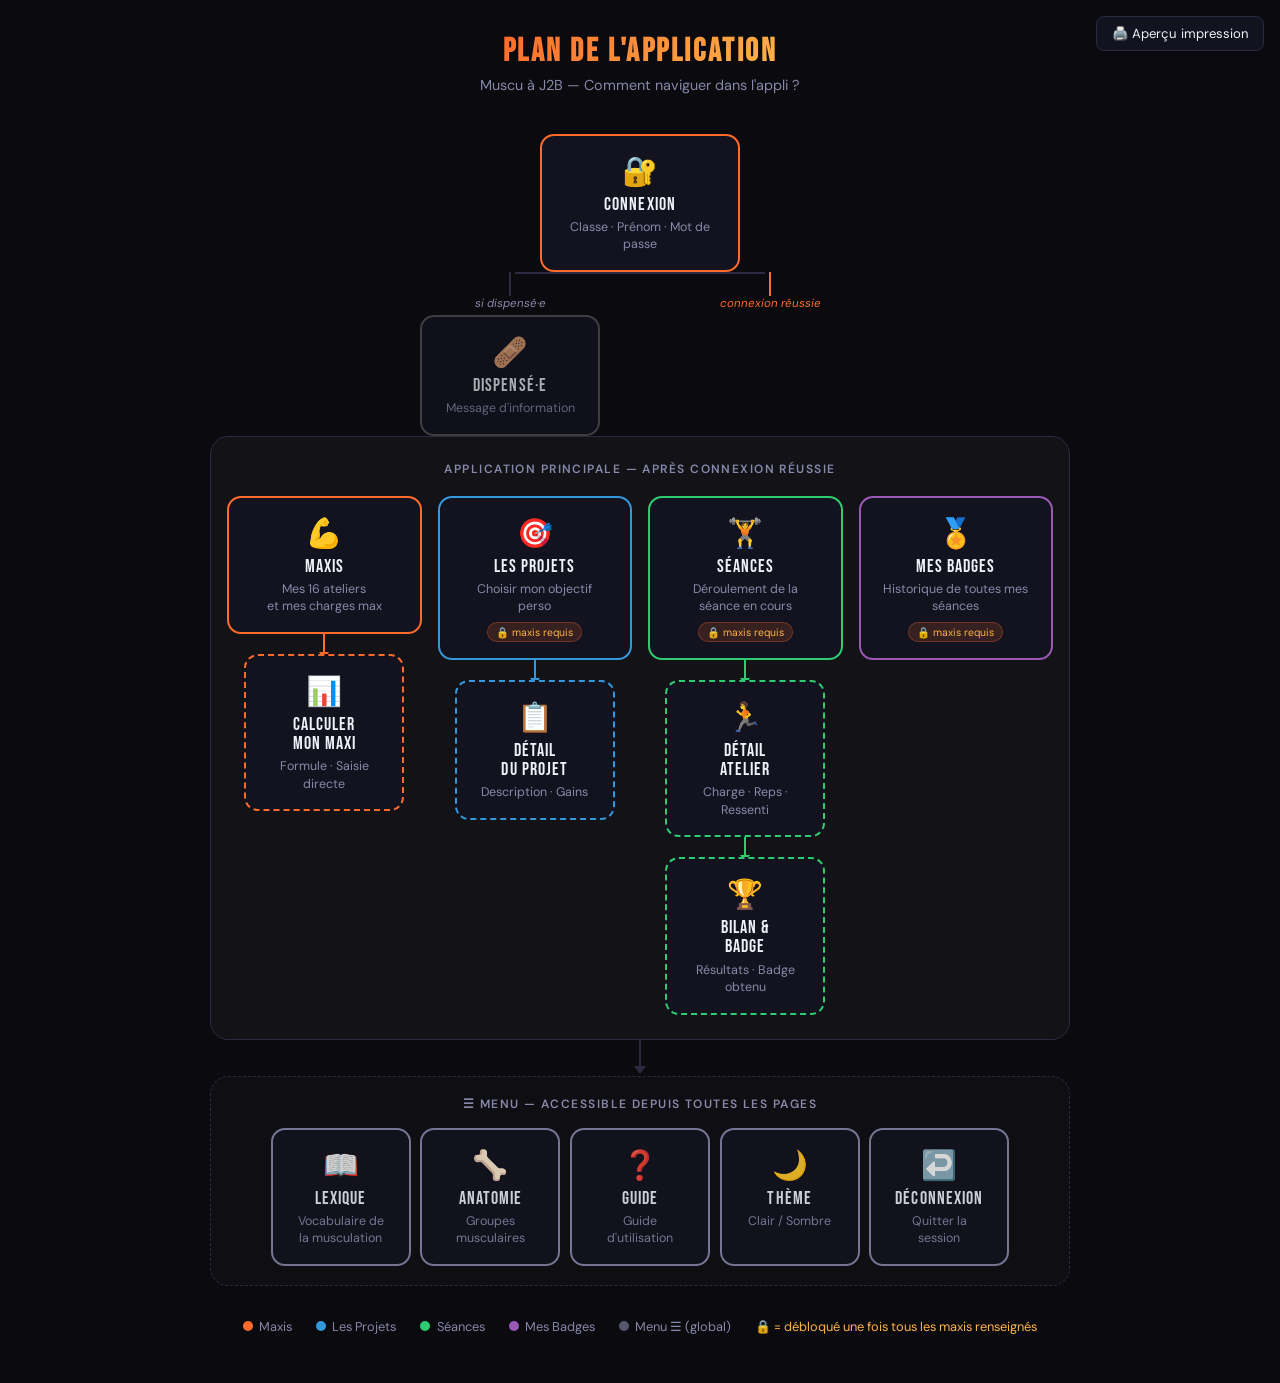
<file: sitemap-visuel.html>
<!DOCTYPE html>
<html lang="fr">
<head>
<meta charset="UTF-8">
<meta name="viewport" content="width=device-width,initial-scale=1">
<title>Plan de l'application — Muscu à J2B</title>
<link href="https://fonts.googleapis.com/css2?family=Bebas+Neue&family=DM+Sans:wght@400;600;700&display=swap" rel="stylesheet">
<style>
  :root {
    --bg:      #0a0a0f;
    --card:    #13131f;
    --border:  #2a2a40;
    --accent:  #ff6b2b;
    --accent2: #ffb347;
    --green:   #2ecc71;
    --blue:    #3498db;
    --purple:  #9b59b6;
    --text:    #f0f0f8;
    --muted:   #8888aa;
  }

  /* ── THÈME CLAIR (impression) ── */
  body.light {
    --bg:     #ffffff;
    --card:   #f7f7fb;
    --border: #dcdce8;
    --text:   #111118;
    --muted:  #666680;
  }
  body.light .sections-wrap {
    background: #f0f0f8;
    border-color: #dcdce8;
  }
  body.light h1 {
    -webkit-text-fill-color: unset;
    color: var(--accent);
    background: none;
  }

  @media print {
    body {
      --bg:     #ffffff;
      --card:   #f7f7fb;
      --border: #dcdce8;
      --text:   #111118;
      --muted:  #666680;
    }
    .sections-wrap { background: #f0f0f8 !important; border-color: #dcdce8 !important; }
    h1 { -webkit-text-fill-color: unset !important; color: var(--accent) !important; background: none !important; }
    .toggle-btn { display: none !important; }
  }

  * { box-sizing: border-box; margin: 0; padding: 0; }

  body {
    font-family: 'DM Sans', sans-serif;
    background: var(--bg);
    color: var(--text);
    min-height: 100vh;
    padding: 2rem 1rem 3rem;
  }

  h1 {
    font-family: 'Bebas Neue', sans-serif;
    font-size: 2rem;
    letter-spacing: .08em;
    text-align: center;
    background: linear-gradient(135deg, var(--accent), var(--accent2));
    -webkit-background-clip: text;
    -webkit-text-fill-color: transparent;
    background-clip: text;
    margin-bottom: .3rem;
  }

  .subtitle {
    text-align: center;
    color: var(--muted);
    font-size: .9rem;
    margin-bottom: 2.5rem;
  }

  /* ── LAYOUT ── */
  .map {
    max-width: 860px;
    margin: 0 auto;
    display: flex;
    flex-direction: column;
    align-items: center;
    gap: 0;
  }

  /* ── BOÎTES ── */
  .box {
    background: var(--card);
    border: 2px solid var(--border);
    border-radius: 14px;
    padding: 1rem 1.4rem;
    text-align: center;
    position: relative;
  }

  .box .icon { font-size: 1.8rem; display: block; margin-bottom: .3rem; }
  .box .label {
    font-family: 'Bebas Neue', sans-serif;
    font-size: 1.1rem;
    letter-spacing: .06em;
    line-height: 1.1;
  }
  .box .desc {
    font-size: .78rem;
    color: var(--muted);
    margin-top: .3rem;
    line-height: 1.4;
  }

  /* Couleurs par section */
  .box.login   { border-color: var(--accent); width: 200px; }
  .box.dispensed { border-color: #555; opacity: .7; width: 180px; }
  .box.maxis-c { border-color: var(--accent); }
  .box.projet-c { border-color: var(--blue); }
  .box.seance-c { border-color: var(--green); }
  .box.badge-c { border-color: var(--purple); }
  .box.sub     { border-style: dashed; width: 160px; }
  .box.sub.maxis-c   { border-color: var(--accent); }
  .box.sub.projet-c  { border-color: var(--blue); }
  .box.sub.seance-c  { border-color: var(--green); }

  /* ── FLÈCHES ── */
  .arrow-down {
    width: 2px;
    height: 28px;
    background: var(--border);
    margin: 0 auto;
    position: relative;
  }
  .arrow-down::after {
    content: '';
    position: absolute;
    bottom: -6px;
    left: 50%;
    transform: translateX(-50%);
    border-left: 6px solid transparent;
    border-right: 6px solid transparent;
    border-top: 8px solid var(--border);
  }

  .arrow-down.accent  { background: var(--accent); }
  .arrow-down.accent::after  { border-top-color: var(--accent); }

  /* ── LIGNE DE CONNEXION → DISPENSE ── */
  .fork-row {
    display: flex;
    align-items: flex-start;
    justify-content: center;
    width: 100%;
    gap: 0;
    margin: 0;
  }

  .fork-main {
    display: flex;
    flex-direction: column;
    align-items: center;
  }

  .fork-side {
    display: flex;
    flex-direction: column;
    align-items: center;
    margin-top: 40px;
  }

  .fork-branch {
    display: flex;
    align-items: flex-start;
    gap: 0;
    justify-content: center;
    width: 100%;
  }

  .horiz-line {
    height: 2px;
    background: var(--border);
    align-self: flex-start;
    margin-top: 62px; /* aligne avec le milieu de la boîte */
  }

  /* ── GRILLE DES 4 SECTIONS ── */
  .sections-wrap {
    background: rgba(255,255,255,.03);
    border: 1px solid var(--border);
    border-radius: 18px;
    padding: 1.5rem 1rem 1.5rem;
    width: 100%;
    max-width: 860px;
  }

  .sections-title {
    text-align: center;
    font-size: .75rem;
    letter-spacing: .12em;
    text-transform: uppercase;
    color: var(--muted);
    margin-bottom: 1.2rem;
    font-weight: 600;
  }

  .sections-grid {
    display: grid;
    grid-template-columns: repeat(4, 1fr);
    gap: 1rem;
  }

  .section-col {
    display: flex;
    flex-direction: column;
    align-items: center;
    gap: 0;
  }

  .section-main {
    width: 100%;
  }

  .arrow-down-sm {
    width: 2px;
    height: 20px;
    margin: 0 auto;
    position: relative;
  }
  .arrow-down-sm::after {
    content: '';
    position: absolute;
    bottom: -5px;
    left: 50%;
    transform: translateX(-50%);
    border-left: 5px solid transparent;
    border-right: 5px solid transparent;
  }
  .arrow-down-sm.maxis-c  { background: var(--accent); }
  .arrow-down-sm.maxis-c::after  { border-top: 7px solid var(--accent); }
  .arrow-down-sm.projet-c { background: var(--blue); }
  .arrow-down-sm.projet-c::after { border-top: 7px solid var(--blue); }
  .arrow-down-sm.seance-c { background: var(--green); }
  .arrow-down-sm.seance-c::after { border-top: 7px solid var(--green); }

  .section-sub {
    width: 100%;
  }

  .lock-badge {
    font-size: .65rem;
    background: rgba(255,107,43,.15);
    border: 1px solid rgba(255,107,43,.3);
    color: var(--accent2);
    border-radius: 20px;
    padding: .15rem .5rem;
    margin-top: .4rem;
    display: inline-block;
  }

  /* ── MENU GLOBAL ── */
  .global-wrap {
    background: rgba(255,255,255,.02);
    border: 1px dashed var(--border);
    border-radius: 18px;
    padding: 1.2rem 1rem;
    width: 100%;
    max-width: 860px;
    margin-top: .5rem;
  }
  .global-title {
    text-align: center;
    font-size: .75rem;
    letter-spacing: .12em;
    text-transform: uppercase;
    color: var(--muted);
    margin-bottom: 1rem;
    font-weight: 600;
  }
  .global-grid {
    display: flex;
    flex-wrap: wrap;
    gap: .6rem;
    justify-content: center;
  }
  .box.global-c { border-color: var(--muted); width: 140px; opacity: .85; }
  .box.global-c:hover { opacity: 1; }

  /* ── LÉGENDE ── */
  .legend {
    display: flex;
    flex-wrap: wrap;
    gap: .6rem 1.5rem;
    justify-content: center;
    margin-top: 2rem;
    font-size: .8rem;
    color: var(--muted);
  }
  .legend-item { display: flex; align-items: center; gap: .4rem; }
  .legend-dot  { width: 10px; height: 10px; border-radius: 50%; flex-shrink: 0; }

  /* ── RESPONSIVE ── */
  @media (max-width: 600px) {
    .sections-grid { grid-template-columns: repeat(2, 1fr); }
    .fork-side { display: none; }
  }

  /* ── FORK CONNEXION ── */
  .fork-container {
    position: relative;
    width: 100%;
    max-width: 500px;
    display: flex;
    justify-content: space-between;
    align-items: flex-start;
  }
  .fork-hbar {
    position: absolute;
    top: 0;
    left: 25%;
    right: 25%;
    height: 2px;
    background: var(--border);
  }
  .fork-branch-left,
  .fork-branch-right {
    display: flex;
    flex-direction: column;
    align-items: center;
    width: 48%;
  }
  .fork-vbar {
    width: 2px;
    height: 24px;
    background: var(--border);
  }
  .fork-vbar.accent { background: var(--accent); }
  .fork-label {
    font-size: .72rem;
    color: var(--muted);
    font-style: italic;
    margin-bottom: .3rem;
    white-space: nowrap;
  }
  .fork-label.accent-label { color: var(--accent); }

  /* ── BOUTON TOGGLE ── */
  .toggle-btn {
    position: fixed;
    top: 1rem;
    right: 1rem;
    background: var(--card);
    border: 1px solid var(--border);
    color: var(--text);
    border-radius: 8px;
    padding: .5rem .9rem;
    font-family: 'DM Sans', sans-serif;
    font-size: .82rem;
    cursor: pointer;
    z-index: 100;
    transition: background .2s, color .2s;
  }
  .toggle-btn:hover { border-color: var(--accent); color: var(--accent); }

  /* ── RESPONSIVE ── */
  @media (max-width: 600px) {
    .sections-grid { grid-template-columns: repeat(2, 1fr); }
    .fork-side { display: none; }
  }
</style>
</head>
<body>

<button class="toggle-btn" onclick="document.body.classList.toggle('light');this.textContent=document.body.classList.contains('light')?'🌙 Thème sombre':'🖨️ Aperçu impression'">🖨️ Aperçu impression</button>

<div class="map">

  <h1>Plan de l'application</h1>
  <p class="subtitle">Muscu à J2B — Comment naviguer dans l'appli ?</p>

  <!-- CONNEXION -->
  <div class="box login">
    <span class="icon">🔐</span>
    <div class="label">Connexion</div>
    <div class="desc">Classe · Prénom · Mot de passe</div>
  </div>

  <!-- FORK : deux chemins -->
  <div class="fork-container">
    <!-- Barre horizontale -->
    <div class="fork-hbar"></div>
    <!-- Branche gauche : dispensé -->
    <div class="fork-branch-left">
      <div class="fork-vbar"></div>
      <div class="fork-label">si dispensé·e</div>
      <div class="box dispensed">
        <span class="icon">🩹</span>
        <div class="label">Dispensé·e</div>
        <div class="desc">Message d'information</div>
      </div>
    </div>
    <!-- Branche droite : app -->
    <div class="fork-branch-right">
      <div class="fork-vbar accent"></div>
      <div class="fork-label accent-label">connexion réussie</div>
    </div>
  </div>

  <!-- APP -->
  <div class="sections-wrap">
    <div class="sections-title">Application principale — après connexion réussie</div>
    <div class="sections-grid">

      <!-- MAXIS -->
      <div class="section-col">
        <div class="box maxis-c section-main">
          <span class="icon">💪</span>
          <div class="label">Maxis</div>
          <div class="desc">Mes 16 ateliers<br>et mes charges max</div>
        </div>
        <div class="arrow-down-sm maxis-c"></div>
        <div class="box sub maxis-c section-sub">
          <span class="icon">📊</span>
          <div class="label">Calculer<br>mon maxi</div>
          <div class="desc">Formule · Saisie directe</div>
        </div>
      </div>

      <!-- PROJETS -->
      <div class="section-col">
        <div class="box projet-c section-main">
          <span class="icon">🎯</span>
          <div class="label">Les Projets</div>
          <div class="desc">Choisir mon objectif perso</div>
          <span class="lock-badge">🔒 maxis requis</span>
        </div>
        <div class="arrow-down-sm projet-c"></div>
        <div class="box sub projet-c section-sub">
          <span class="icon">📋</span>
          <div class="label">Détail<br>du projet</div>
          <div class="desc">Description · Gains</div>
        </div>
      </div>

      <!-- SÉANCES -->
      <div class="section-col">
        <div class="box seance-c section-main">
          <span class="icon">🏋️</span>
          <div class="label">Séances</div>
          <div class="desc">Déroulement de la séance en cours</div>
          <span class="lock-badge">🔒 maxis requis</span>
        </div>
        <div class="arrow-down-sm seance-c"></div>
        <div class="box sub seance-c section-sub">
          <span class="icon">🏃</span>
          <div class="label">Détail<br>atelier</div>
          <div class="desc">Charge · Reps · Ressenti</div>
        </div>
        <div class="arrow-down-sm seance-c"></div>
        <div class="box sub seance-c section-sub">
          <span class="icon">🏆</span>
          <div class="label">Bilan &amp;<br>Badge</div>
          <div class="desc">Résultats · Badge obtenu</div>
        </div>
      </div>

      <!-- BADGES -->
      <div class="section-col">
        <div class="box badge-c section-main">
          <span class="icon">🏅</span>
          <div class="label">Mes Badges</div>
          <div class="desc">Historique de toutes mes séances</div>
          <span class="lock-badge">🔒 maxis requis</span>
        </div>
      </div>

    </div>
  </div>

  <!-- MENU GLOBAL -->
  <div class="arrow-down"></div>
  <div class="global-wrap">
    <div class="global-title">☰ Menu — accessible depuis toutes les pages</div>
    <div class="global-grid">

      <div class="box global-c">
        <span class="icon">📖</span>
        <div class="label">Lexique</div>
        <div class="desc">Vocabulaire de la musculation</div>
      </div>

      <div class="box global-c">
        <span class="icon">🦴</span>
        <div class="label">Anatomie</div>
        <div class="desc">Groupes musculaires</div>
      </div>

      <div class="box global-c">
        <span class="icon">❓</span>
        <div class="label">Guide</div>
        <div class="desc">Guide d'utilisation</div>
      </div>

      <div class="box global-c">
        <span class="icon">🌙</span>
        <div class="label">Thème</div>
        <div class="desc">Clair / Sombre</div>
      </div>

      <div class="box global-c">
        <span class="icon">↩️</span>
        <div class="label">Déconnexion</div>
        <div class="desc">Quitter la session</div>
      </div>

    </div>
  </div>

  <!-- LÉGENDE -->
  <div class="legend">
    <div class="legend-item"><div class="legend-dot" style="background:var(--accent)"></div> Maxis</div>
    <div class="legend-item"><div class="legend-dot" style="background:var(--blue)"></div> Les Projets</div>
    <div class="legend-item"><div class="legend-dot" style="background:var(--green)"></div> Séances</div>
    <div class="legend-item"><div class="legend-dot" style="background:var(--purple)"></div> Mes Badges</div>
    <div class="legend-item"><div class="legend-dot" style="background:var(--muted);opacity:.6"></div> Menu ☰ (global)</div>
    <div class="legend-item" style="color:var(--accent2)">🔒 = débloqué une fois tous les maxis renseignés</div>
  </div>

</div>
</body>
</html>
</file>
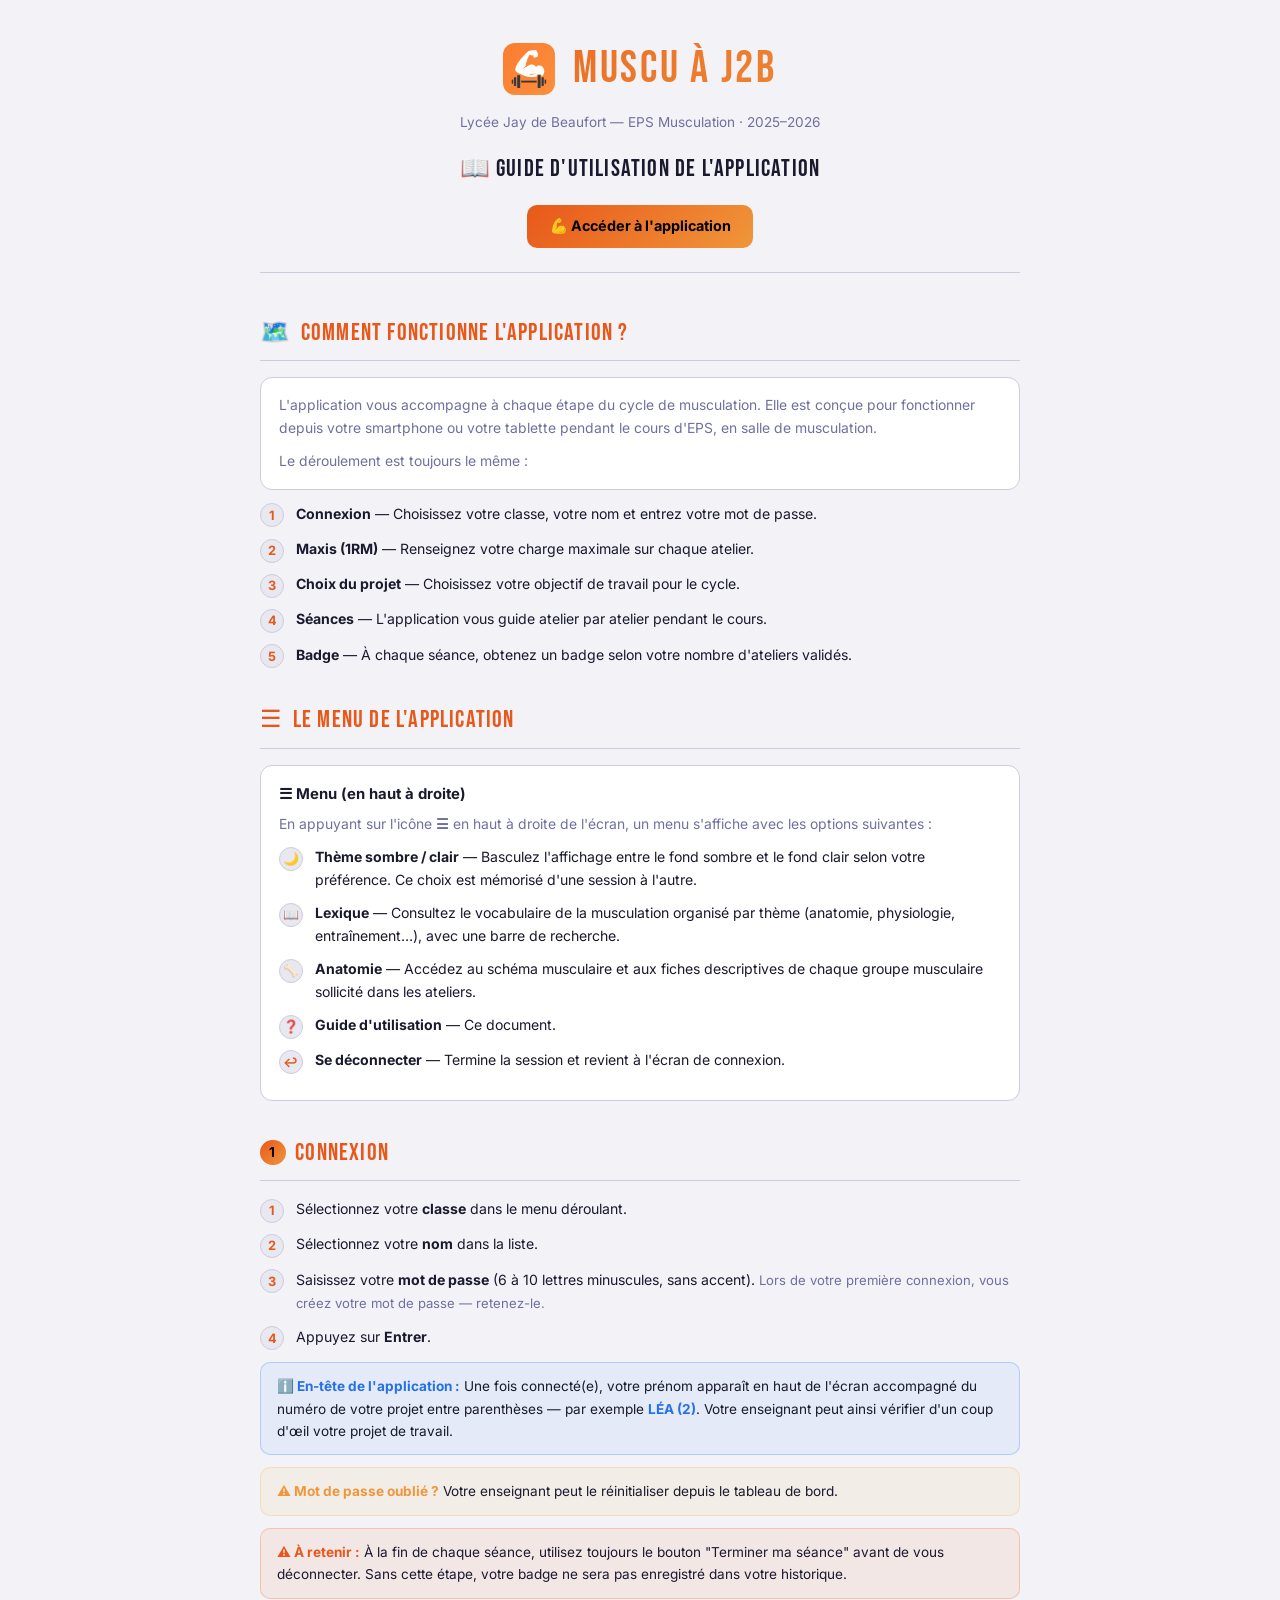
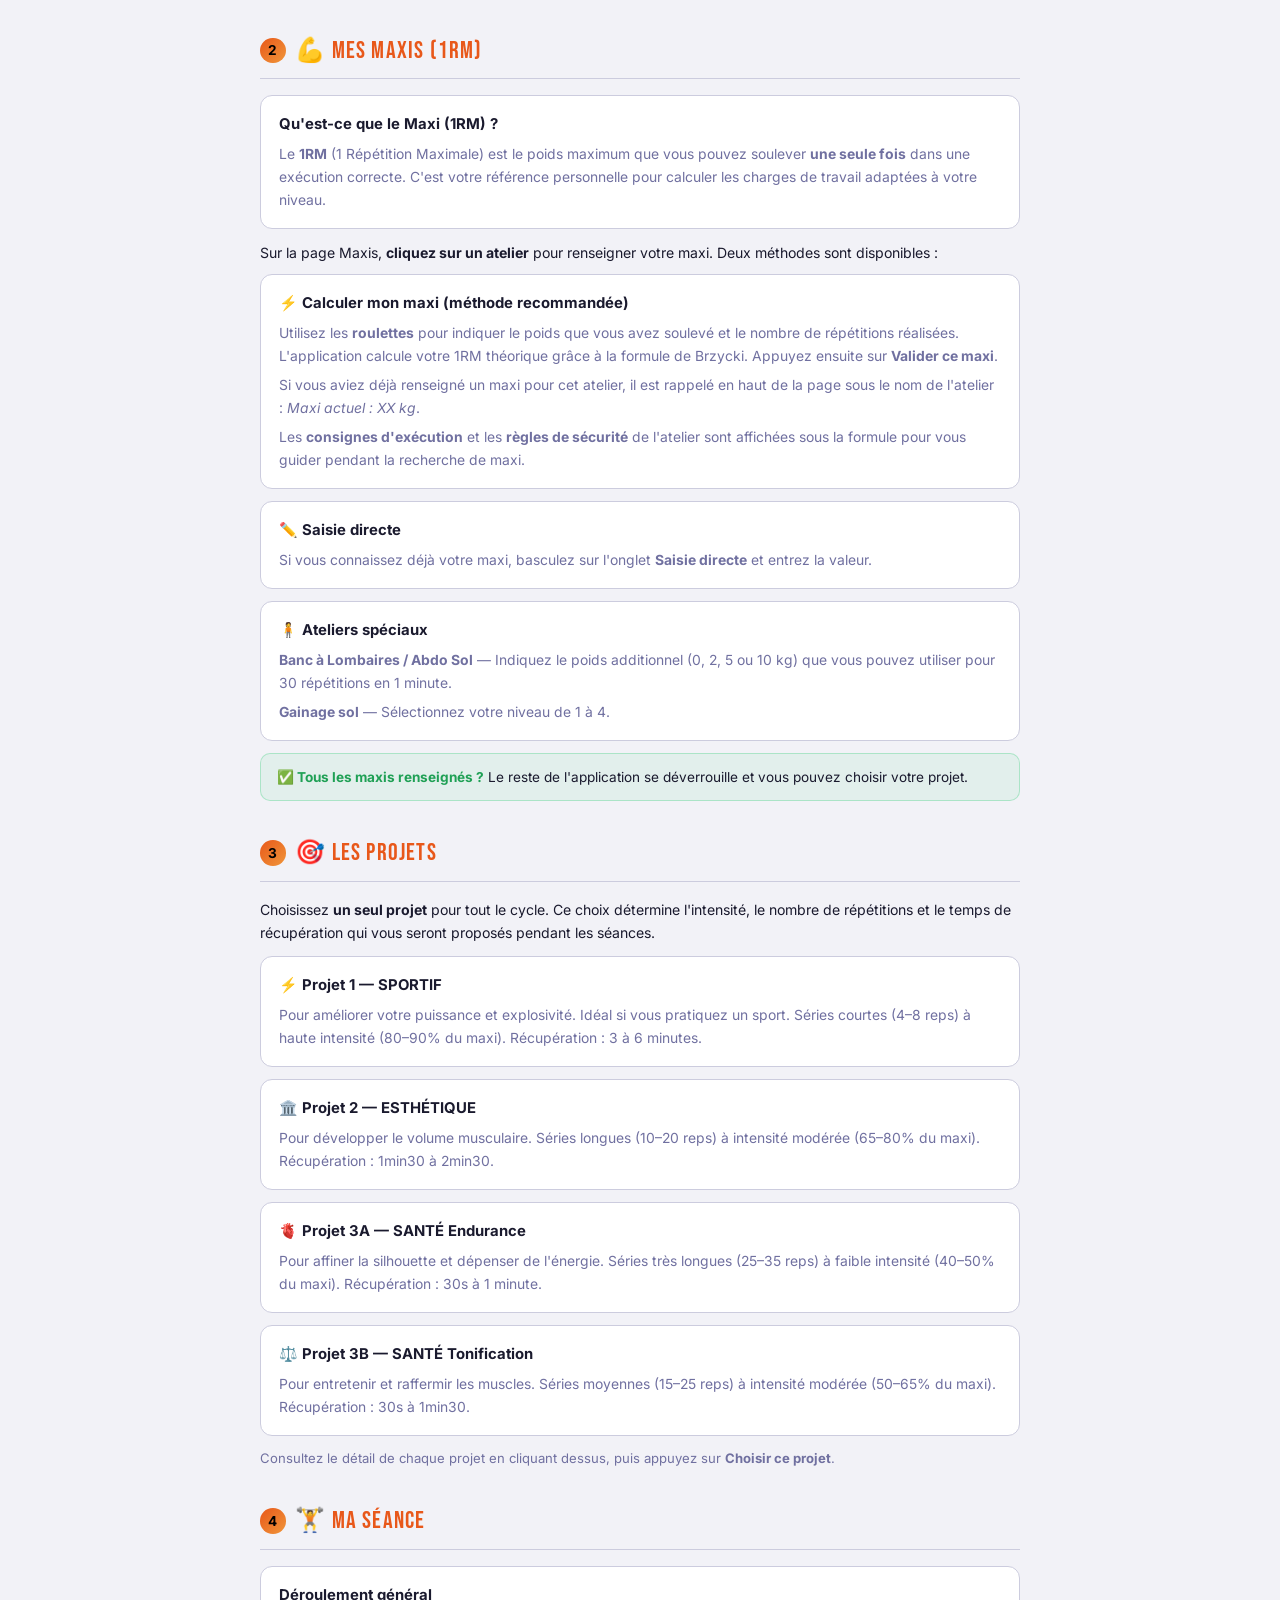
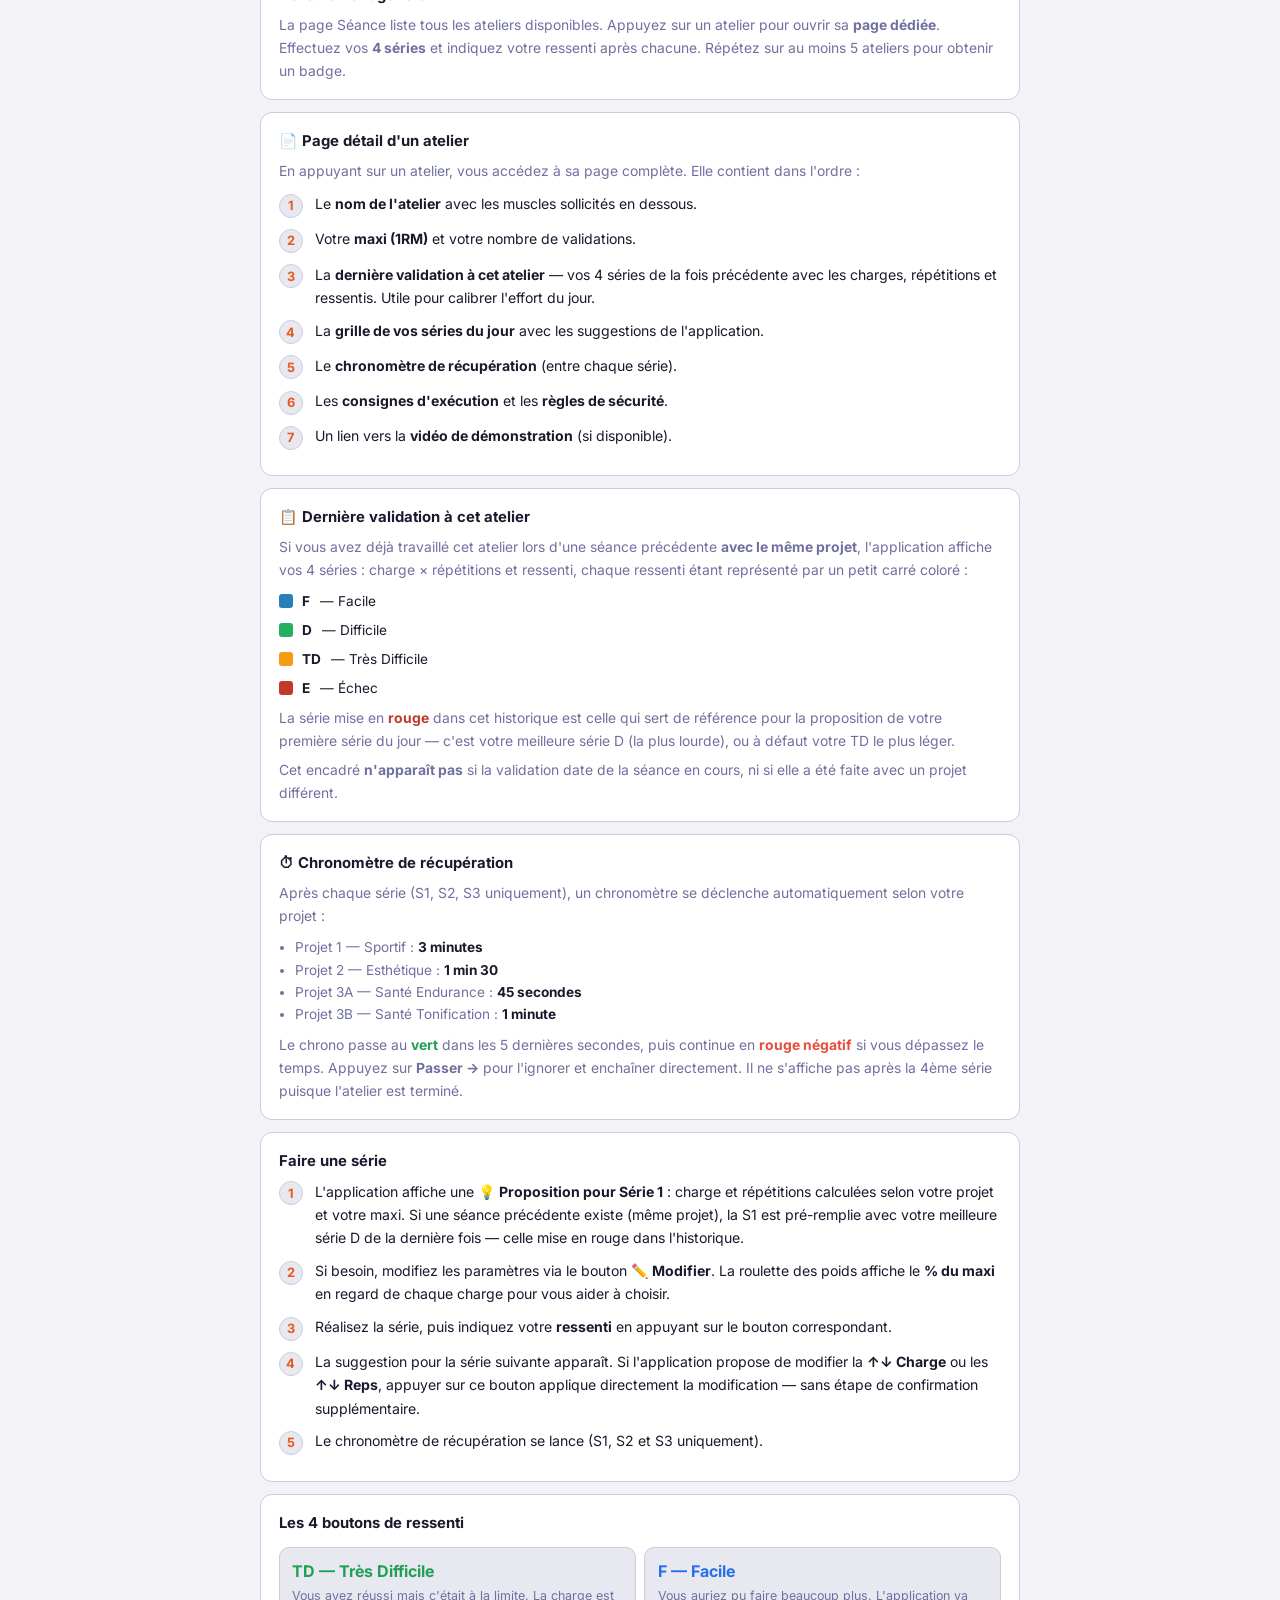
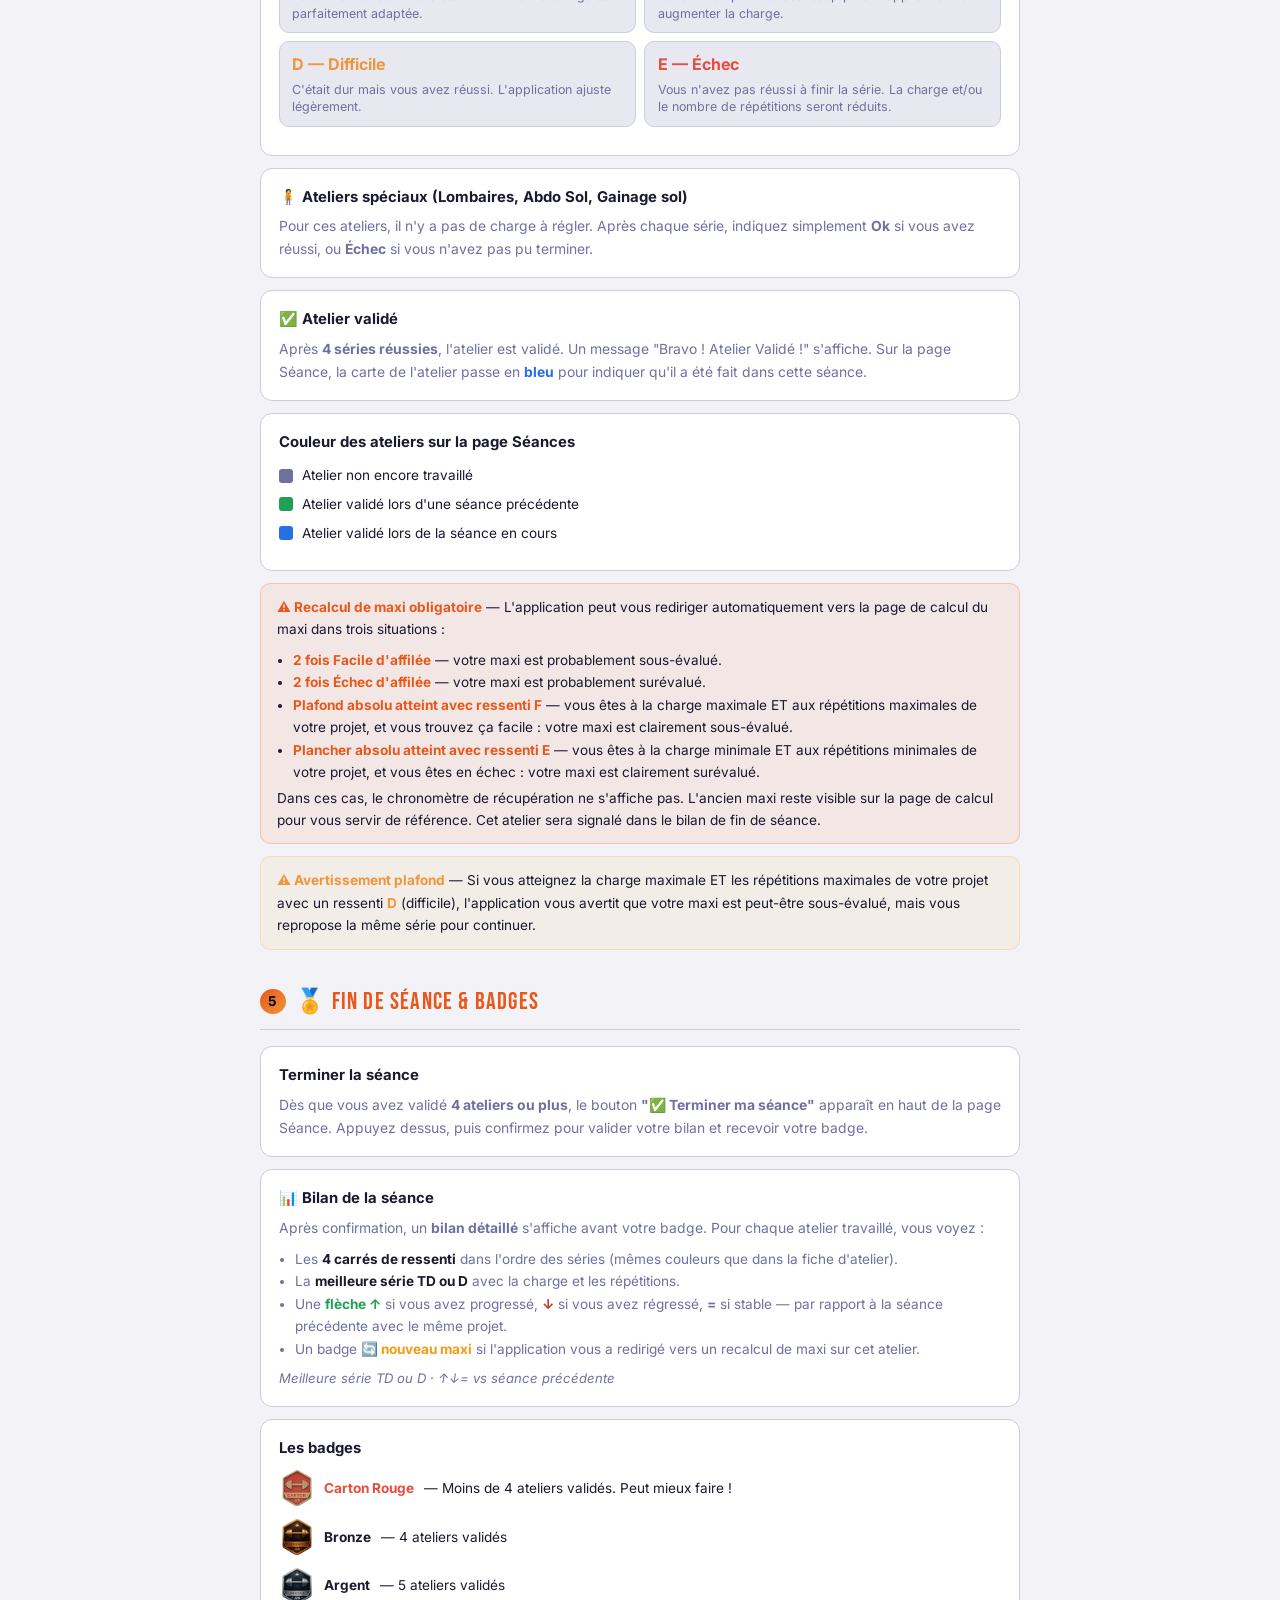
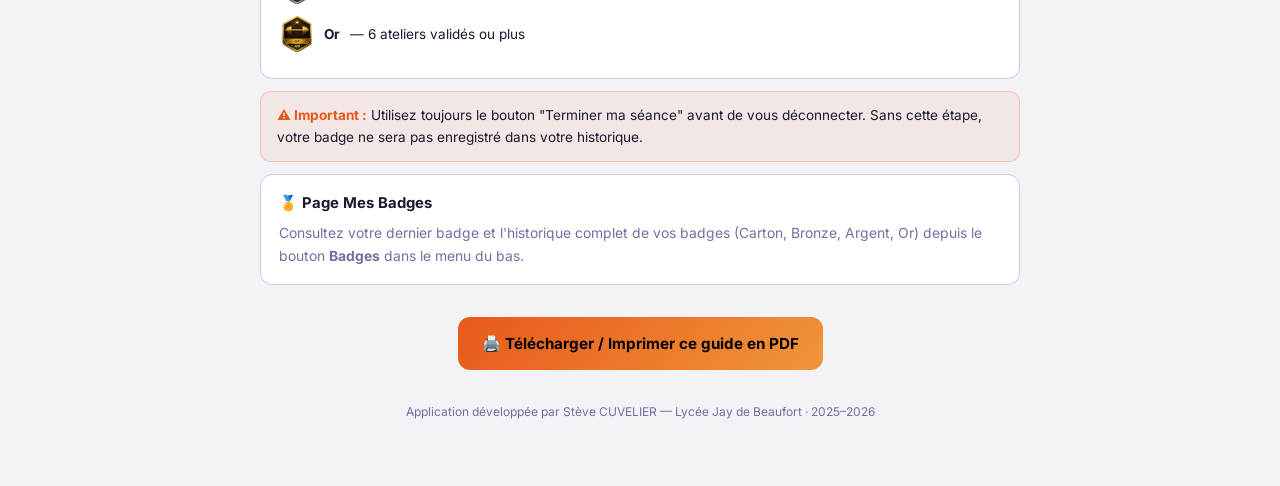
<file: tuto.html>
<!DOCTYPE html>
<html lang="fr">
<head>
  <meta charset="UTF-8">
  <meta name="viewport" content="width=device-width, initial-scale=1.0">
  <title>Guide d'utilisation — Muscu à J2B</title>
  <link rel="preconnect" href="https://fonts.googleapis.com">
  <link rel="preconnect" href="https://fonts.gstatic.com" crossorigin>
  <link href="https://fonts.googleapis.com/css2?family=Bebas+Neue&family=Inter:wght@400;600;700&display=swap" rel="stylesheet">
  <style>
    :root {
      --bg:     #16161f;
      --s1:     #1e1e2e;
      --s2:     #252538;
      --border: #2e2e45;
      --text:   #e8e8f0;
      --muted:  #7070a0;
      --accent: #ff6b2b;
      --accent2:#ffb347;
      --green:  #2ecc71;
      --blue:   #3d8bff;
    }
    [data-theme="light"] {
      --bg:     #f2f2f7;
      --s1:     #ffffff;
      --s2:     #e8e8f0;
      --border: #ccccde;
      --text:   #1a1a2e;
      --muted:  #7070a0;
      --accent: #e8581a;
      --accent2:#f0963a;
      --green:  #1fa055;
      --blue:   #2570e8;
    }

    * { box-sizing: border-box; margin: 0; padding: 0; }

    body {
      background: var(--bg);
      color: var(--text);
      font-family: 'Inter', sans-serif;
      font-size: .93rem;
      line-height: 1.65;
      padding: 2rem 1rem 4rem;
    }

    .page {
      max-width: 760px;
      margin: 0 auto;
    }

    /* ── En-tête ── */
    .doc-header {
      text-align: center;
      margin-bottom: 2.5rem;
      padding-bottom: 1.5rem;
      border-bottom: 1px solid var(--border);
    }
    .doc-header .logo {
      font-family: 'Bebas Neue', sans-serif;
      font-size: 2.8rem;
      letter-spacing: .06em;
      background: linear-gradient(135deg, var(--accent), var(--accent2));
      -webkit-background-clip: text;
      -webkit-text-fill-color: transparent;
    }
    .doc-header .subtitle {
      font-size: .85rem;
      color: var(--muted);
      margin-top: .3rem;
    }
    .doc-header .doc-title {
      font-family: 'Bebas Neue', sans-serif;
      font-size: 1.5rem;
      letter-spacing: .05em;
      color: var(--text);
      margin-top: 1rem;
    }

    /* ── Sections ── */
    .section {
      margin-bottom: 2rem;
    }

    .section-header {
      display: flex;
      align-items: center;
      gap: .6rem;
      font-family: 'Bebas Neue', sans-serif;
      font-size: 1.5rem;
      letter-spacing: .05em;
      color: var(--accent);
      margin-bottom: 1rem;
      padding-bottom: .5rem;
      border-bottom: 1px solid var(--border);
    }

    .section-header .step-num {
      background: linear-gradient(135deg, var(--accent), var(--accent2));
      color: #000;
      font-size: .85rem;
      font-weight: 700;
      width: 1.6rem;
      height: 1.6rem;
      border-radius: 50%;
      display: flex;
      align-items: center;
      justify-content: center;
      flex-shrink: 0;
      font-family: 'Inter', sans-serif;
    }

    /* ── Cartes ── */
    .card {
      background: var(--s1);
      border: 1px solid var(--border);
      border-radius: 12px;
      padding: 1rem 1.1rem;
      margin-bottom: .75rem;
    }

    .card-title {
      font-weight: 700;
      color: var(--text);
      margin-bottom: .4rem;
      display: flex;
      align-items: center;
      gap: .4rem;
    }

    .card p { color: var(--muted); font-size: .87rem; }
    .card p + p { margin-top: .35rem; }

    /* ── Étapes numérotées ── */
    ol.steps {
      list-style: none;
      padding: 0;
    }
    ol.steps li {
      display: flex;
      gap: .75rem;
      margin-bottom: .6rem;
    }
    ol.steps li .num {
      background: var(--s2);
      border: 1px solid var(--border);
      color: var(--accent);
      font-weight: 700;
      font-size: .8rem;
      min-width: 1.5rem;
      height: 1.5rem;
      border-radius: 50%;
      display: flex;
      align-items: center;
      justify-content: center;
      flex-shrink: 0;
      margin-top: .1rem;
    }
    ol.steps li .content { font-size: .88rem; color: var(--text); }
    ol.steps li .content em { color: var(--muted); font-style: normal; font-size: .82rem; }

    /* ── Badges ressenti ── */
    .ressenti-grid {
      display: grid;
      grid-template-columns: 1fr 1fr;
      gap: .5rem;
      margin: .75rem 0;
    }

    .ressenti-badge {
      background: var(--s2);
      border: 1px solid var(--border);
      border-radius: 10px;
      padding: .6rem .8rem;
      font-size: .85rem;
    }
    .ressenti-badge .label {
      font-weight: 700;
      font-size: 1rem;
      margin-bottom: .2rem;
    }
    .ressenti-badge.td .label { color: var(--green); }
    .ressenti-badge.f  .label { color: var(--blue); }
    .ressenti-badge.d  .label { color: var(--accent2); }
    .ressenti-badge.e  .label { color: #e74c3c; }
    .ressenti-badge p  { color: var(--muted); font-size: .78rem; line-height: 1.4; }

    /* ── Alerte ── */
    .alert {
      background: rgba(255,107,43,.08);
      border: 1px solid rgba(255,107,43,.3);
      border-radius: 10px;
      padding: .75rem 1rem;
      margin: .75rem 0;
      font-size: .85rem;
    }
    .alert.green {
      background: rgba(46,204,113,.08);
      border-color: rgba(46,204,113,.3);
    }
    .alert.yellow {
      background: rgba(255,179,71,.08);
      border-color: rgba(255,179,71,.3);
    }
    .alert.blue {
      background: rgba(61,139,255,.08);
      border-color: rgba(61,139,255,.3);
    }
    .alert strong { color: var(--accent); }
    .alert.green strong { color: var(--green); }
    .alert.yellow strong { color: var(--accent2); }
    .alert.blue strong { color: var(--blue); }

    /* ── Badges couleurs séance ── */
    .color-legend {
      display: flex;
      flex-direction: column;
      gap: .4rem;
      margin: .6rem 0;
    }
    .color-item {
      display: flex;
      align-items: center;
      gap: .6rem;
      font-size: .85rem;
    }
    .color-dot {
      width: 14px;
      height: 14px;
      border-radius: 3px;
      flex-shrink: 0;
    }

    /* ── Bouton PDF ── */
    .print-btn {
      display: block;
      text-align: center;
      background: linear-gradient(135deg, var(--accent), var(--accent2));
      color: #000;
      font-weight: 700;
      font-size: .95rem;
      border: none;
      border-radius: 12px;
      padding: .9rem 1.5rem;
      cursor: pointer;
      text-decoration: none;
      margin: 2rem auto 0;
      width: fit-content;
    }

    /* ── Impression ── */
    @media print {
      body {
        background: #fff;
        color: #111;
        font-size: .85rem;
        padding: 1cm 1.5cm;
      }
      :root {
        --bg: #fff;
        --s1: #f5f5f5;
        --s2: #ebebeb;
        --border: #ccc;
        --text: #111;
        --muted: #555;
        --accent: #d94a00;
        --accent2: #c87000;
        --green: #1a7a3e;
        --blue: #1a4fa8;
      }
      .print-btn { display: none; }
      .doc-header .logo {
        -webkit-text-fill-color: var(--accent);
      }
      .section { page-break-inside: avoid; }
      .card { page-break-inside: avoid; }
    }
  </style>
</head>
<body>
<div class="page">

  <div class="doc-header">
    <div class="logo" style="display:flex;align-items:center;justify-content:center;gap:.5rem">
      <img src="apple-touch-icon.png" alt="" style="width:52px;height:52px;border-radius:12px;vertical-align:middle;margin-right:.6rem">
      Muscu à J2B
    </div>
    <div class="subtitle">Lycée Jay de Beaufort — EPS Musculation · 2025–2026</div>
    <div class="doc-title">📖 Guide d'utilisation de l'application</div>
    <a href="https://moresk24.github.io/Muscu_J2B/" target="_blank" style="display:inline-block;margin-top:1rem;background:linear-gradient(135deg,var(--accent),var(--accent2));color:#000;font-weight:700;font-size:.9rem;padding:.6rem 1.4rem;border-radius:10px;text-decoration:none">💪 Accéder à l'application</a>
  </div>

  <!-- ══ ÉTAPE 0 : Vue d'ensemble ══ -->
  <div class="section">
    <div class="section-header">
      <span>🗺️</span> Comment fonctionne l'application ?
    </div>
    <div class="card">
      <p>L'application vous accompagne à chaque étape du cycle de musculation. Elle est conçue pour fonctionner depuis votre smartphone ou votre tablette pendant le cours d'EPS, en salle de musculation.</p>
      <p style="margin-top:.6rem">Le déroulement est toujours le même :</p>
    </div>
    <ol class="steps">
      <li><div class="num">1</div><div class="content"><strong>Connexion</strong> — Choisissez votre classe, votre nom et entrez votre mot de passe.</div></li>
      <li><div class="num">2</div><div class="content"><strong>Maxis (1RM)</strong> — Renseignez votre charge maximale sur chaque atelier.</div></li>
      <li><div class="num">3</div><div class="content"><strong>Choix du projet</strong> — Choisissez votre objectif de travail pour le cycle.</div></li>
      <li><div class="num">4</div><div class="content"><strong>Séances</strong> — L'application vous guide atelier par atelier pendant le cours.</div></li>
      <li><div class="num">5</div><div class="content"><strong>Badge</strong> — À chaque séance, obtenez un badge selon votre nombre d'ateliers validés.</div></li>
    </ol>
  </div>

  <!-- ══ MENU HAMBURGER ══ -->
  <div class="section">
    <div class="section-header">
      <span>☰</span> Le menu de l'application
    </div>
    <div class="card">
      <div class="card-title">☰ Menu (en haut à droite)</div>
      <p>En appuyant sur l'icône <strong>☰</strong> en haut à droite de l'écran, un menu s'affiche avec les options suivantes :</p>
      <ol class="steps" style="margin-top:.6rem">
        <li><div class="num">🌙</div><div class="content"><strong>Thème sombre / clair</strong> — Basculez l'affichage entre le fond sombre et le fond clair selon votre préférence. Ce choix est mémorisé d'une session à l'autre.</div></li>
        <li><div class="num">📖</div><div class="content"><strong>Lexique</strong> — Consultez le vocabulaire de la musculation organisé par thème (anatomie, physiologie, entraînement…), avec une barre de recherche.</div></li>
        <li><div class="num">🦴</div><div class="content"><strong>Anatomie</strong> — Accédez au schéma musculaire et aux fiches descriptives de chaque groupe musculaire sollicité dans les ateliers.</div></li>
        <li><div class="num">❓</div><div class="content"><strong>Guide d'utilisation</strong> — Ce document.</div></li>
        <li><div class="num">↩</div><div class="content"><strong>Se déconnecter</strong> — Termine la session et revient à l'écran de connexion.</div></li>
      </ol>
    </div>
  </div>

  <!-- ══ ÉTAPE 1 : Connexion ══ -->
  <div class="section">
    <div class="section-header">
      <span class="step-num">1</span> Connexion
    </div>
    <ol class="steps">
      <li><div class="num">1</div><div class="content">Sélectionnez votre <strong>classe</strong> dans le menu déroulant.</div></li>
      <li><div class="num">2</div><div class="content">Sélectionnez votre <strong>nom</strong> dans la liste.</div></li>
      <li><div class="num">3</div><div class="content">Saisissez votre <strong>mot de passe</strong> (6 à 10 lettres minuscules, sans accent). <em>Lors de votre première connexion, vous créez votre mot de passe — retenez-le.</em></div></li>
      <li><div class="num">4</div><div class="content">Appuyez sur <strong>Entrer</strong>.</div></li>
    </ol>
    <div class="alert blue">
      <strong>ℹ️ En-tête de l'application :</strong> Une fois connecté(e), votre prénom apparaît en haut de l'écran accompagné du numéro de votre projet entre parenthèses — par exemple <strong>LÉA (2)</strong>. Votre enseignant peut ainsi vérifier d'un coup d'œil votre projet de travail.
    </div>
    <div class="alert yellow">
      <strong>⚠️ Mot de passe oublié ?</strong> Votre enseignant peut le réinitialiser depuis le tableau de bord.
    </div>
    <div class="alert">
      <strong>⚠️ À retenir :</strong> À la fin de chaque séance, utilisez toujours le bouton "Terminer ma séance" avant de vous déconnecter. Sans cette étape, votre badge ne sera pas enregistré dans votre historique.
    </div>
  </div>

  <!-- ══ ÉTAPE 2 : Maxis ══ -->
  <div class="section">
    <div class="section-header">
      <span class="step-num">2</span> 💪 Mes Maxis (1RM)
    </div>
    <div class="card">
      <div class="card-title">Qu'est-ce que le Maxi (1RM) ?</div>
      <p>Le <strong>1RM</strong> (1 Répétition Maximale) est le poids maximum que vous pouvez soulever <strong>une seule fois</strong> dans une exécution correcte. C'est votre référence personnelle pour calculer les charges de travail adaptées à votre niveau.</p>
    </div>
    <p style="margin-bottom:.6rem;font-size:.88rem">Sur la page Maxis, <strong>cliquez sur un atelier</strong> pour renseigner votre maxi. Deux méthodes sont disponibles :</p>
    <div class="card">
      <div class="card-title">⚡ Calculer mon maxi (méthode recommandée)</div>
      <p>Utilisez les <strong>roulettes</strong> pour indiquer le poids que vous avez soulevé et le nombre de répétitions réalisées. L'application calcule votre 1RM théorique grâce à la formule de Brzycki. Appuyez ensuite sur <strong>Valider ce maxi</strong>.</p>
      <p style="margin-top:.4rem">Si vous aviez déjà renseigné un maxi pour cet atelier, il est rappelé en haut de la page sous le nom de l'atelier : <em>Maxi actuel : XX kg</em>.</p>
      <p style="margin-top:.4rem">Les <strong>consignes d'exécution</strong> et les <strong>règles de sécurité</strong> de l'atelier sont affichées sous la formule pour vous guider pendant la recherche de maxi.</p>
    </div>
    <div class="card">
      <div class="card-title">✏️ Saisie directe</div>
      <p>Si vous connaissez déjà votre maxi, basculez sur l'onglet <strong>Saisie directe</strong> et entrez la valeur.</p>
    </div>
    <div class="card">
      <div class="card-title">🧍 Ateliers spéciaux</div>
      <p><strong>Banc à Lombaires / Abdo Sol</strong> — Indiquez le poids additionnel (0, 2, 5 ou 10 kg) que vous pouvez utiliser pour 30 répétitions en 1 minute.</p>
      <p><strong>Gainage sol</strong> — Sélectionnez votre niveau de 1 à 4.</p>
    </div>
    <div class="alert green">
      <strong>✅ Tous les maxis renseignés ?</strong> Le reste de l'application se déverrouille et vous pouvez choisir votre projet.
    </div>
  </div>

  <!-- ══ ÉTAPE 3 : Projets ══ -->
  <div class="section">
    <div class="section-header">
      <span class="step-num">3</span> 🎯 Les Projets
    </div>
    <p style="margin-bottom:.75rem;font-size:.88rem">Choisissez <strong>un seul projet</strong> pour tout le cycle. Ce choix détermine l'intensité, le nombre de répétitions et le temps de récupération qui vous seront proposés pendant les séances.</p>
    <div class="card">
      <div class="card-title">⚡ Projet 1 — SPORTIF</div>
      <p>Pour améliorer votre puissance et explosivité. Idéal si vous pratiquez un sport. Séries courtes (4–8 reps) à haute intensité (80–90% du maxi). Récupération : 3 à 6 minutes.</p>
    </div>
    <div class="card">
      <div class="card-title">🏛️ Projet 2 — ESTHÉTIQUE</div>
      <p>Pour développer le volume musculaire. Séries longues (10–20 reps) à intensité modérée (65–80% du maxi). Récupération : 1min30 à 2min30.</p>
    </div>
    <div class="card">
      <div class="card-title">🫀 Projet 3A — SANTÉ Endurance</div>
      <p>Pour affiner la silhouette et dépenser de l'énergie. Séries très longues (25–35 reps) à faible intensité (40–50% du maxi). Récupération : 30s à 1 minute.</p>
    </div>
    <div class="card">
      <div class="card-title">⚖️ Projet 3B — SANTÉ Tonification</div>
      <p>Pour entretenir et raffermir les muscles. Séries moyennes (15–25 reps) à intensité modérée (50–65% du maxi). Récupération : 30s à 1min30.</p>
    </div>
    <p style="font-size:.82rem;color:var(--muted);margin-top:.5rem">Consultez le détail de chaque projet en cliquant dessus, puis appuyez sur <strong>Choisir ce projet</strong>.</p>
  </div>

  <!-- ══ ÉTAPE 4 : Séances ══ -->
  <div class="section">
    <div class="section-header">
      <span class="step-num">4</span> 🏋️ Ma Séance
    </div>

    <div class="card">
      <div class="card-title">Déroulement général</div>
      <p>La page Séance liste tous les ateliers disponibles. Appuyez sur un atelier pour ouvrir sa <strong>page dédiée</strong>. Effectuez vos <strong>4 séries</strong> et indiquez votre ressenti après chacune. Répétez sur au moins 5 ateliers pour obtenir un badge.</p>
    </div>

    <!-- Page atelier-détail -->
    <div class="card">
      <div class="card-title">📄 Page détail d'un atelier</div>
      <p>En appuyant sur un atelier, vous accédez à sa page complète. Elle contient dans l'ordre :</p>
      <ol class="steps" style="margin-top:.6rem">
        <li><div class="num">1</div><div class="content">Le <strong>nom de l'atelier</strong> avec les muscles sollicités en dessous.</div></li>
        <li><div class="num">2</div><div class="content">Votre <strong>maxi (1RM)</strong> et votre nombre de validations.</div></li>
        <li><div class="num">3</div><div class="content">La <strong>dernière validation à cet atelier</strong> — vos 4 séries de la fois précédente avec les charges, répétitions et ressentis. Utile pour calibrer l'effort du jour.</div></li>
        <li><div class="num">4</div><div class="content">La <strong>grille de vos séries du jour</strong> avec les suggestions de l'application.</div></li>
        <li><div class="num">5</div><div class="content">Le <strong>chronomètre de récupération</strong> (entre chaque série).</div></li>
        <li><div class="num">6</div><div class="content">Les <strong>consignes d'exécution</strong> et les <strong>règles de sécurité</strong>.</div></li>
        <li><div class="num">7</div><div class="content">Un lien vers la <strong>vidéo de démonstration</strong> (si disponible).</div></li>
      </ol>
    </div>

    <!-- Historique -->
    <div class="card">
      <div class="card-title">📋 Dernière validation à cet atelier</div>
      <p>Si vous avez déjà travaillé cet atelier lors d'une séance précédente <strong>avec le même projet</strong>, l'application affiche vos 4 séries : charge × répétitions et ressenti, chaque ressenti étant représenté par un petit carré coloré :</p>
      <div class="color-legend" style="margin:.5rem 0">
        <div class="color-item"><div class="color-dot" style="background:#2980b9"></div><strong>F</strong> — Facile</div>
        <div class="color-item"><div class="color-dot" style="background:#27ae60"></div><strong>D</strong> — Difficile</div>
        <div class="color-item"><div class="color-dot" style="background:#f39c12"></div><strong>TD</strong> — Très Difficile</div>
        <div class="color-item"><div class="color-dot" style="background:#c0392b"></div><strong>E</strong> — Échec</div>
      </div>
      <p>La série mise en <strong style="color:#c0392b">rouge</strong> dans cet historique est celle qui sert de référence pour la proposition de votre première série du jour — c'est votre meilleure série D (la plus lourde), ou à défaut votre TD le plus léger.</p>
      <p style="margin-top:.4rem">Cet encadré <strong>n'apparaît pas</strong> si la validation date de la séance en cours, ni si elle a été faite avec un projet différent.</p>
    </div>

    <!-- Timer -->
    <div class="card">
      <div class="card-title">⏱ Chronomètre de récupération</div>
      <p>Après chaque série (S1, S2, S3 uniquement), un chronomètre se déclenche automatiquement selon votre projet :</p>
      <ul style="margin:.5rem 0 .5rem 1rem;font-size:.85rem;color:var(--muted)">
        <li>Projet 1 — Sportif : <strong style="color:var(--text)">3 minutes</strong></li>
        <li>Projet 2 — Esthétique : <strong style="color:var(--text)">1 min 30</strong></li>
        <li>Projet 3A — Santé Endurance : <strong style="color:var(--text)">45 secondes</strong></li>
        <li>Projet 3B — Santé Tonification : <strong style="color:var(--text)">1 minute</strong></li>
      </ul>
      <p>Le chrono passe au <strong style="color:var(--green)">vert</strong> dans les 5 dernières secondes, puis continue en <strong style="color:#e74c3c">rouge négatif</strong> si vous dépassez le temps. Appuyez sur <strong>Passer →</strong> pour l'ignorer et enchaîner directement. Il ne s'affiche pas après la 4ème série puisque l'atelier est terminé.</p>
    </div>

    <!-- Faire une série -->
    <div class="card">
      <div class="card-title">Faire une série</div>
      <ol class="steps" style="margin-top:.4rem">
        <li><div class="num">1</div><div class="content">L'application affiche une <strong>💡 Proposition pour Série 1</strong> : charge et répétitions calculées selon votre projet et votre maxi. Si une séance précédente existe (même projet), la S1 est pré-remplie avec votre meilleure série D de la dernière fois — celle mise en rouge dans l'historique.</div></li>
        <li><div class="num">2</div><div class="content">Si besoin, modifiez les paramètres via le bouton <strong>✏️ Modifier</strong>. La roulette des poids affiche le <strong>% du maxi</strong> en regard de chaque charge pour vous aider à choisir.</div></li>
        <li><div class="num">3</div><div class="content">Réalisez la série, puis indiquez votre <strong>ressenti</strong> en appuyant sur le bouton correspondant.</div></li>
        <li><div class="num">4</div><div class="content">La suggestion pour la série suivante apparaît. Si l'application propose de modifier la <strong>↑↓ Charge</strong> ou les <strong>↑↓ Reps</strong>, appuyer sur ce bouton applique directement la modification — sans étape de confirmation supplémentaire.</div></li>
        <li><div class="num">5</div><div class="content">Le chronomètre de récupération se lance (S1, S2 et S3 uniquement).</div></li>
      </ol>
    </div>

    <div class="card">
      <div class="card-title">Les 4 boutons de ressenti</div>
      <div class="ressenti-grid">
        <div class="ressenti-badge td">
          <div class="label">TD — Très Difficile</div>
          <p>Vous avez réussi mais c'était à la limite. La charge est parfaitement adaptée.</p>
        </div>
        <div class="ressenti-badge f">
          <div class="label">F — Facile</div>
          <p>Vous auriez pu faire beaucoup plus. L'application va augmenter la charge.</p>
        </div>
        <div class="ressenti-badge d">
          <div class="label">D — Difficile</div>
          <p>C'était dur mais vous avez réussi. L'application ajuste légèrement.</p>
        </div>
        <div class="ressenti-badge e">
          <div class="label">E — Échec</div>
          <p>Vous n'avez pas réussi à finir la série. La charge et/ou le nombre de répétitions seront réduits.</p>
        </div>
      </div>
    </div>

    <div class="card">
      <div class="card-title">🧍 Ateliers spéciaux (Lombaires, Abdo Sol, Gainage sol)</div>
      <p>Pour ces ateliers, il n'y a pas de charge à régler. Après chaque série, indiquez simplement <strong>Ok</strong> si vous avez réussi, ou <strong>Échec</strong> si vous n'avez pas pu terminer.</p>
    </div>

    <div class="card">
      <div class="card-title">✅ Atelier validé</div>
      <p>Après <strong>4 séries réussies</strong>, l'atelier est validé. Un message "Bravo ! Atelier Validé !" s'affiche. Sur la page Séance, la carte de l'atelier passe en <strong style="color:var(--blue)">bleu</strong> pour indiquer qu'il a été fait dans cette séance.</p>
    </div>

    <div class="card">
      <div class="card-title">Couleur des ateliers sur la page Séances</div>
      <div class="color-legend">
        <div class="color-item"><div class="color-dot" style="background:var(--muted)"></div>Atelier non encore travaillé</div>
        <div class="color-item"><div class="color-dot" style="background:var(--green)"></div>Atelier validé lors d'une séance précédente</div>
        <div class="color-item"><div class="color-dot" style="background:var(--blue)"></div>Atelier validé lors de la séance en cours</div>
      </div>
    </div>

    <div class="alert">
      <strong>⚠️ Recalcul de maxi obligatoire</strong> — L'application peut vous rediriger automatiquement vers la page de calcul du maxi dans trois situations :
      <ul style="margin:.5rem 0 .2rem 1rem;font-size:.85rem">
        <li><strong>2 fois Facile d'affilée</strong> — votre maxi est probablement sous-évalué.</li>
        <li><strong>2 fois Échec d'affilée</strong> — votre maxi est probablement surévalué.</li>
        <li><strong>Plafond absolu atteint avec ressenti F</strong> — vous êtes à la charge maximale ET aux répétitions maximales de votre projet, et vous trouvez ça facile : votre maxi est clairement sous-évalué.</li>
        <li><strong>Plancher absolu atteint avec ressenti E</strong> — vous êtes à la charge minimale ET aux répétitions minimales de votre projet, et vous êtes en échec : votre maxi est clairement surévalué.</li>
      </ul>
      Dans ces cas, le chronomètre de récupération ne s'affiche pas. L'ancien maxi reste visible sur la page de calcul pour vous servir de référence. Cet atelier sera signalé dans le bilan de fin de séance.
    </div>
    <div class="alert yellow">
      <strong>⚠️ Avertissement plafond</strong> — Si vous atteignez la charge maximale ET les répétitions maximales de votre projet avec un ressenti <strong>D</strong> (difficile), l'application vous avertit que votre maxi est peut-être sous-évalué, mais vous repropose la même série pour continuer.
    </div>
  </div>

  <!-- ══ ÉTAPE 5 : Fin de séance & Badges ══ -->
  <div class="section">
    <div class="section-header">
      <span class="step-num">5</span> 🏅 Fin de séance &amp; Badges
    </div>
    <div class="card">
      <div class="card-title">Terminer la séance</div>
      <p>Dès que vous avez validé <strong>4 ateliers ou plus</strong>, le bouton <strong>"✅ Terminer ma séance"</strong> apparaît en haut de la page Séance. Appuyez dessus, puis confirmez pour valider votre bilan et recevoir votre badge.</p>
    </div>
    <div class="card">
      <div class="card-title">📊 Bilan de la séance</div>
      <p>Après confirmation, un <strong>bilan détaillé</strong> s'affiche avant votre badge. Pour chaque atelier travaillé, vous voyez :</p>
      <ul style="margin:.5rem 0 .5rem 1rem;font-size:.85rem;color:var(--muted)">
        <li>Les <strong style="color:var(--text)">4 carrés de ressenti</strong> dans l'ordre des séries (mêmes couleurs que dans la fiche d'atelier).</li>
        <li>La <strong style="color:var(--text)">meilleure série TD ou D</strong> avec la charge et les répétitions.</li>
        <li>Une <strong style="color:var(--green)">flèche ↑</strong> si vous avez progressé, <strong style="color:#c0392b">↓</strong> si vous avez régressé, <strong style="color:var(--muted)">=</strong> si stable — par rapport à la séance précédente avec le même projet.</li>
        <li>Un badge <strong style="color:#f39c12">🔄 nouveau maxi</strong> si l'application vous a redirigé vers un recalcul de maxi sur cet atelier.</li>
      </ul>
      <p style="font-size:.82rem;color:var(--muted);font-style:italic">Meilleure série TD ou D · ↑↓= vs séance précédente</p>
    </div>
    <div class="card">
      <div class="card-title">Les badges</div>
      <div class="color-legend" style="gap:.8rem">
        <div class="color-item"><img src="images/badge-carton-small.png" style="width:36px;height:36px;object-fit:contain"><strong style="color:#e74c3c">Carton Rouge</strong> — Moins de 4 ateliers validés. Peut mieux faire !</div>
        <div class="color-item"><img src="images/badge-bronze-small.png" style="width:36px;height:36px;object-fit:contain"><strong>Bronze</strong> — 4 ateliers validés</div>
        <div class="color-item"><img src="images/badge-argent-small.png" style="width:36px;height:36px;object-fit:contain"><strong>Argent</strong> — 5 ateliers validés</div>
        <div class="color-item"><img src="images/badge-or-small.png"    style="width:36px;height:36px;object-fit:contain"><strong>Or</strong> — 6 ateliers validés ou plus</div>
      </div>
    </div>
    <div class="alert">
      <strong>⚠️ Important :</strong> Utilisez toujours le bouton "Terminer ma séance" avant de vous déconnecter. Sans cette étape, votre badge ne sera pas enregistré dans votre historique.
    </div>
    <div class="card">
      <div class="card-title">🏅 Page Mes Badges</div>
      <p>Consultez votre dernier badge et l'historique complet de vos badges (Carton, Bronze, Argent, Or) depuis le bouton <strong>Badges</strong> dans le menu du bas.</p>
    </div>
  </div>

  <a class="print-btn" href="javascript:window.print()">🖨️ Télécharger / Imprimer ce guide en PDF</a>

  <div style="text-align:center;margin-top:2rem;font-size:.75rem;color:var(--muted)">
    Application développée par Stève CUVELIER — Lycée Jay de Beaufort · 2025–2026
  </div>

</div>
<script>
  document.documentElement.dataset.theme = localStorage.getItem('muscu_theme') || 'light';
</script>
</body>
</html>
</file>
